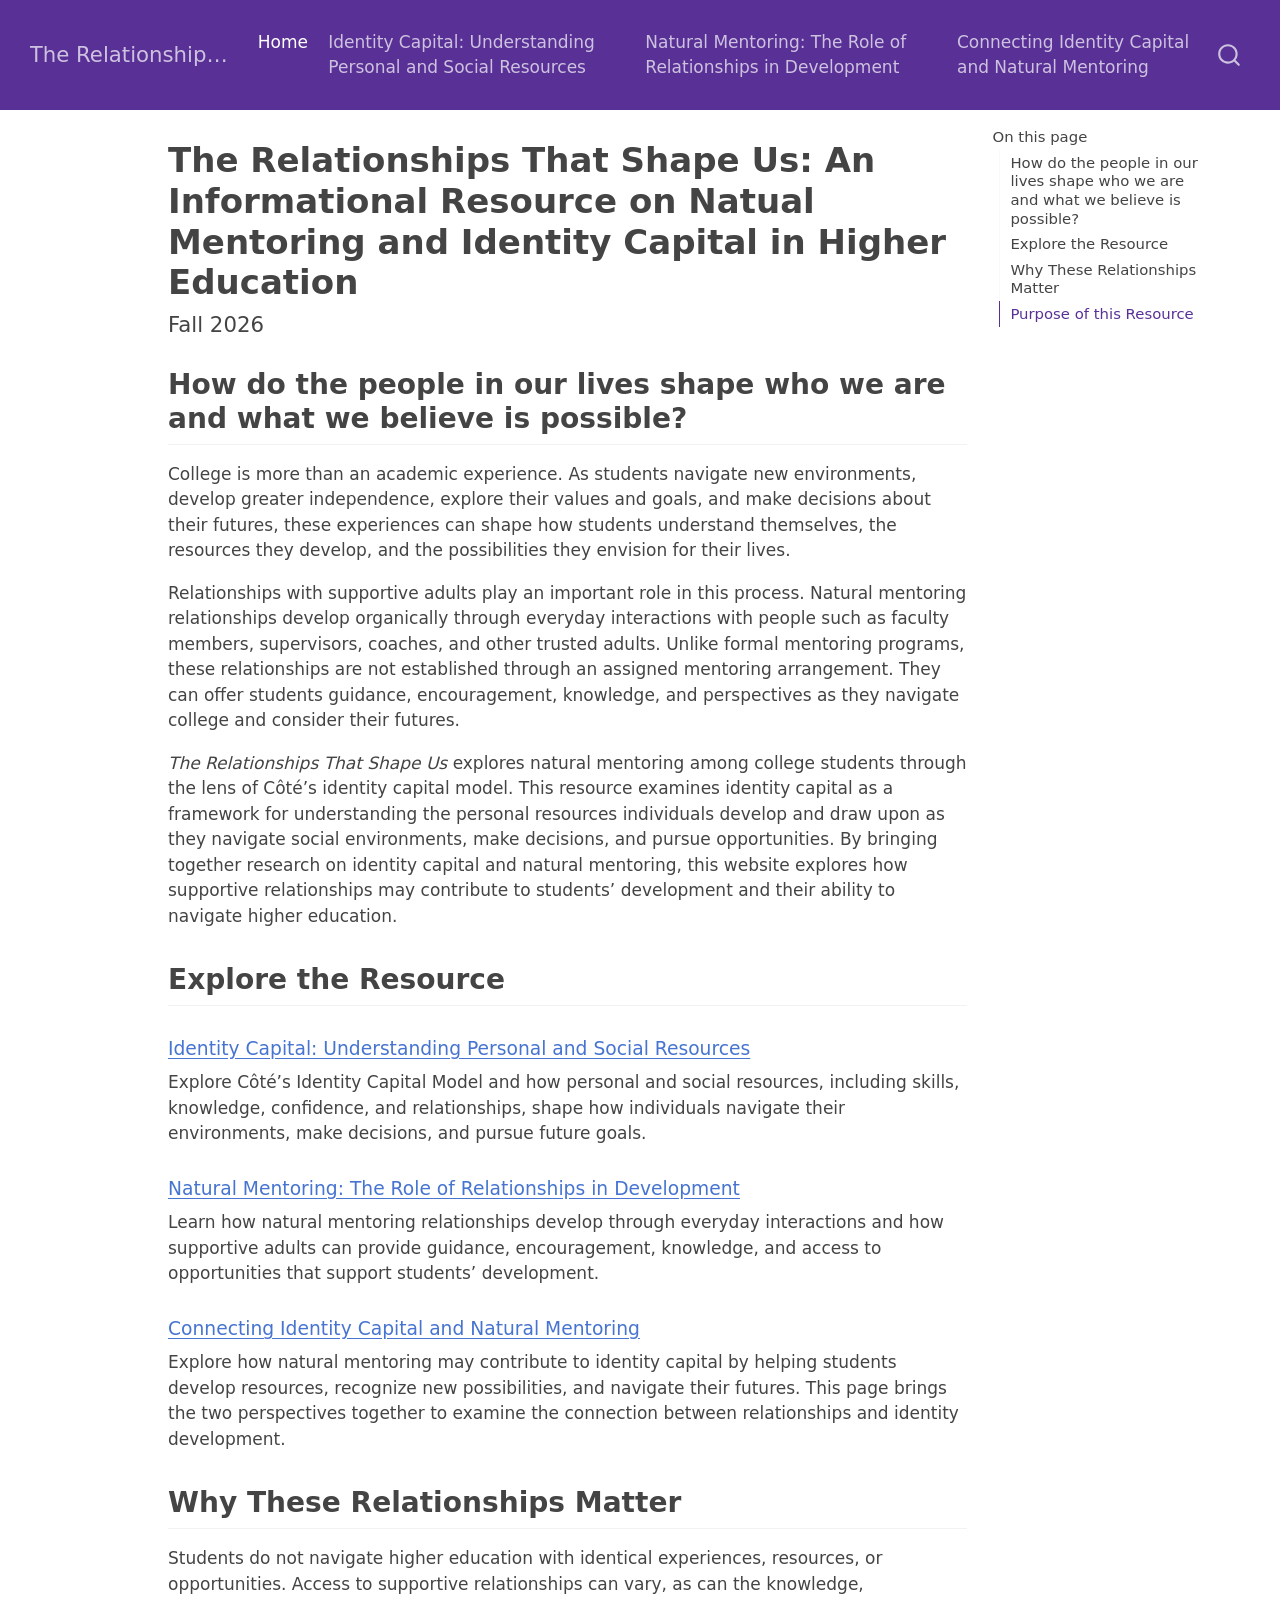
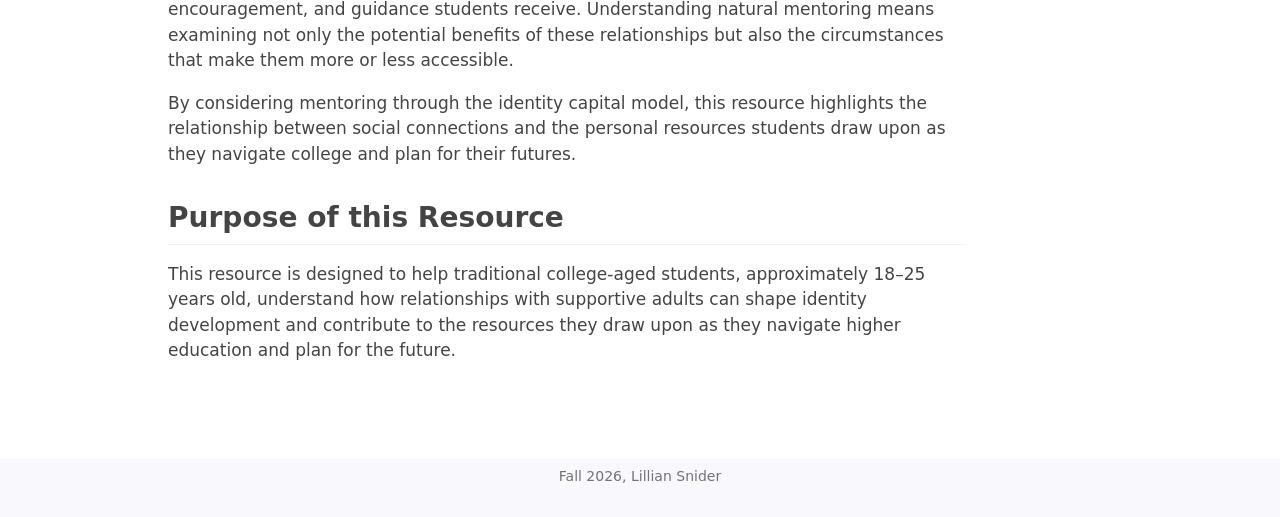
<file: docs/index.html>
<!DOCTYPE html>
<html xmlns="http://www.w3.org/1999/xhtml" lang="en" xml:lang="en"><head>

<meta charset="utf-8">
<meta name="generator" content="quarto-1.10.18">

<meta name="viewport" content="width=device-width, initial-scale=1.0, user-scalable=yes">


<title>The Relationships That Shape Us: An Informational Resource on Natual Mentoring and Identity Capital in Higher Education – The Relationships That Shape Us</title>
<style>
/* Default styles provided by pandoc.
** See https://pandoc.org/MANUAL.html#variables-for-html for config info.
*/
span.smallcaps{font-variant: small-caps;}
div.columns{display: flex; gap: 1.5em;}
div.column{flex: auto;}
@media screen {
div.columns{gap: min(4vw, 1.5em);}
div.column{overflow-x: auto;}
}
div.hanging-indent{margin-left: 1.5em; text-indent: -1.5em;}
ul.task-list{list-style: none;}
ul.task-list li input[type="checkbox"] {
  width: 0.8em;
  margin: 0 0.8em 0.2em -1em; /* quarto-specific, see https://github.com/quarto-dev/quarto-cli/issues/4556 */ 
  vertical-align: middle;
}
</style>


<script src="site_libs/quarto-nav/quarto-nav.js"></script>
<script src="site_libs/quarto-nav/headroom.min.js"></script>
<script src="site_libs/clipboard/clipboard.min.js"></script>
<script src="site_libs/quarto-search/autocomplete.umd.js"></script>
<script src="site_libs/quarto-search/fuse.min.js"></script>
<script src="site_libs/quarto-search/quarto-search.js"></script>
<meta name="quarto:offset" content="./">
<script src="site_libs/quarto-html/quarto.js" type="module"></script>
<script src="site_libs/quarto-html/tabsets/tabsets.js" type="module"></script>
<script src="site_libs/quarto-html/popper.min.js"></script>
<script src="site_libs/quarto-html/tippy.umd.min.js"></script>
<script src="site_libs/quarto-html/anchor.min.js"></script>
<link href="site_libs/quarto-html/tippy.css" rel="stylesheet">
<link href="site_libs/quarto-html/quarto-syntax-highlighting-64a204ab8560d761af7679ceaba22944.css" rel="stylesheet" id="quarto-text-highlighting-styles">
<script src="site_libs/bootstrap/bootstrap.min.js"></script>
<link href="site_libs/bootstrap/bootstrap-icons.css" rel="stylesheet">
<link href="site_libs/bootstrap/bootstrap-54522a8cfa47c5036c0770280312fdc6.min.css" rel="stylesheet" append-hash="true" id="quarto-bootstrap" data-mode="light">
<script id="quarto-search-options" type="application/json">{
  "location": "navbar",
  "copy-button": false,
  "collapse-after": 3,
  "panel-placement": "end",
  "type": "overlay",
  "limit": 50,
  "keyboard-shortcut": [
    "f",
    "/",
    "s"
  ],
  "show-item-context": false,
  "language": {
    "search-no-results-text": "No results",
    "search-matching-documents-text": "matching documents",
    "search-copy-link-title": "Copy link to search",
    "search-hide-matches-text": "Hide additional matches",
    "search-more-match-text": "more match in this document",
    "search-more-matches-text": "more matches in this document",
    "search-clear-button-title": "Clear",
    "search-text-placeholder": "",
    "search-detached-cancel-button-title": "Cancel",
    "search-submit-button-title": "Submit",
    "search-label": "Search"
  }
}</script>


<link rel="stylesheet" href="styles.css">
</head>

<body class="nav-fixed quarto-light">

<div id="quarto-search-results"></div>
  <header id="quarto-header" class="headroom fixed-top">
    <nav class="navbar navbar-expand-lg " data-bs-theme="dark">
      <div class="navbar-container container-fluid">
      <div class="navbar-brand-container mx-auto">
    <a class="navbar-brand" href="./index.html">
    <span class="navbar-title">The Relationships That Shape Us</span>
    </a>
  </div>
            <div id="quarto-search" class="" title="Search"></div>
          <button class="navbar-toggler" type="button" data-bs-toggle="collapse" data-bs-target="#navbarCollapse" aria-controls="navbarCollapse" role="menu" aria-expanded="false" aria-label="Toggle navigation" onclick="if (window.quartoToggleHeadroom) { window.quartoToggleHeadroom(); }">
  <span class="navbar-toggler-icon"></span>
</button>
          <div class="collapse navbar-collapse" id="navbarCollapse">
            <ul class="navbar-nav navbar-nav-scroll me-auto">
  <li class="nav-item">
    <a class="nav-link active" href="./index.html" aria-current="page"> 
<span class="menu-text">Home</span></a>
  </li>  
  <li class="nav-item">
    <a class="nav-link" href="./identitycapital.html"> 
<span class="menu-text">Identity Capital: Understanding Personal and Social Resources</span></a>
  </li>  
  <li class="nav-item">
    <a class="nav-link" href="./naturalmentoring.html"> 
<span class="menu-text">Natural Mentoring: The Role of Relationships in Development</span></a>
  </li>  
  <li class="nav-item">
    <a class="nav-link" href="./connecting.html"> 
<span class="menu-text">Connecting Identity Capital and Natural Mentoring</span></a>
  </li>  
</ul>
          </div> <!-- /navcollapse -->
            <div class="quarto-navbar-tools">
</div>
      </div> <!-- /container-fluid -->
    </nav>
</header>
<!-- content -->
<div id="quarto-content" class="quarto-container page-columns page-rows-contents page-layout-article page-navbar">
<!-- sidebar -->
<!-- margin-sidebar -->
    <div id="quarto-margin-sidebar" class="sidebar margin-sidebar">
        <nav id="TOC" role="doc-toc" class="toc-active">
    <h2 id="toc-title">On this page</h2>
   
  <ul>
  <li><a href="#how-do-the-people-in-our-lives-shape-who-we-are-and-what-we-believe-is-possible" id="toc-how-do-the-people-in-our-lives-shape-who-we-are-and-what-we-believe-is-possible" class="nav-link active" data-scroll-target="#how-do-the-people-in-our-lives-shape-who-we-are-and-what-we-believe-is-possible">How do the people in our lives shape who we are and what we believe is possible?</a></li>
  <li><a href="#explore-the-resource" id="toc-explore-the-resource" class="nav-link" data-scroll-target="#explore-the-resource">Explore the Resource</a>
  <ul class="collapse">
  <li><a href="#identity-capital-understanding-personal-and-social-resources" id="toc-identity-capital-understanding-personal-and-social-resources" class="nav-link" data-scroll-target="#identity-capital-understanding-personal-and-social-resources">Identity Capital: Understanding Personal and Social Resources</a></li>
  <li><a href="#natural-mentoring-the-role-of-relationships-in-development" id="toc-natural-mentoring-the-role-of-relationships-in-development" class="nav-link" data-scroll-target="#natural-mentoring-the-role-of-relationships-in-development">Natural Mentoring: The Role of Relationships in Development</a></li>
  <li><a href="#connecting-identity-capital-and-natural-mentoring" id="toc-connecting-identity-capital-and-natural-mentoring" class="nav-link" data-scroll-target="#connecting-identity-capital-and-natural-mentoring">Connecting Identity Capital and Natural Mentoring</a></li>
  </ul></li>
  <li><a href="#why-these-relationships-matter" id="toc-why-these-relationships-matter" class="nav-link" data-scroll-target="#why-these-relationships-matter">Why These Relationships Matter</a></li>
  <li><a href="#purpose-of-this-resource" id="toc-purpose-of-this-resource" class="nav-link" data-scroll-target="#purpose-of-this-resource">Purpose of this Resource</a></li>
  </ul>
</nav>
    </div>
<!-- main -->
<main class="content" id="quarto-document-content">

<header id="title-block-header" class="quarto-title-block default">
<div class="quarto-title">
<h1 class="title">The Relationships That Shape Us: An Informational Resource on Natual Mentoring and Identity Capital in Higher Education</h1>
<p class="subtitle lead">Fall 2026</p>
</div>



<div class="quarto-title-meta">

    
  
    
  </div>
  


</header>


<section id="how-do-the-people-in-our-lives-shape-who-we-are-and-what-we-believe-is-possible" class="level2">
<h2 class="anchored" data-anchor-id="how-do-the-people-in-our-lives-shape-who-we-are-and-what-we-believe-is-possible">How do the people in our lives shape who we are and what we believe is possible?</h2>
<p>College is more than an academic experience. As students navigate new environments, develop greater independence, explore their values and goals, and make decisions about their futures, these experiences can shape how students understand themselves, the resources they develop, and the possibilities they envision for their lives.</p>
<p>Relationships with supportive adults play an important role in this process. Natural mentoring relationships develop organically through everyday interactions with people such as faculty members, supervisors, coaches, and other trusted adults. Unlike formal mentoring programs, these relationships are not established through an assigned mentoring arrangement. They can offer students guidance, encouragement, knowledge, and perspectives as they navigate college and consider their futures.</p>
<p><em>The Relationships That Shape Us</em> explores natural mentoring among college students through the lens of Côté’s identity capital model. This resource examines identity capital as a framework for understanding the personal resources individuals develop and draw upon as they navigate social environments, make decisions, and pursue opportunities. By bringing together research on identity capital and natural mentoring, this website explores how supportive relationships may contribute to students’ development and their ability to navigate higher education.</p>
</section>
<section id="explore-the-resource" class="level2">
<h2 class="anchored" data-anchor-id="explore-the-resource">Explore the Resource</h2>
<section id="identity-capital-understanding-personal-and-social-resources" class="level3">
<h3 class="anchored" data-anchor-id="identity-capital-understanding-personal-and-social-resources"><a href="./identitycapital.html" class="fs-5">Identity Capital: Understanding Personal and Social Resources</a></h3>
<p>Explore Côté’s Identity Capital Model and how personal and social resources, including skills, knowledge, confidence, and relationships, shape how individuals navigate their environments, make decisions, and pursue future goals.</p>
</section>
<section id="natural-mentoring-the-role-of-relationships-in-development" class="level3">
<h3 class="anchored" data-anchor-id="natural-mentoring-the-role-of-relationships-in-development"><a href="./naturalmentoring.html" class="fs-5">Natural Mentoring: The Role of Relationships in Development</a></h3>
<p>Learn how natural mentoring relationships develop through everyday interactions and how supportive adults can provide guidance, encouragement, knowledge, and access to opportunities that support students’ development.</p>
</section>
<section id="connecting-identity-capital-and-natural-mentoring" class="level3">
<h3 class="anchored" data-anchor-id="connecting-identity-capital-and-natural-mentoring"><a href="./connecting.html" class="fs-5">Connecting Identity Capital and Natural Mentoring</a></h3>
<p>Explore how natural mentoring may contribute to identity capital by helping students develop resources, recognize new possibilities, and navigate their futures. This page brings the two perspectives together to examine the connection between relationships and identity development.</p>
</section>
</section>
<section id="why-these-relationships-matter" class="level2">
<h2 class="anchored" data-anchor-id="why-these-relationships-matter">Why These Relationships Matter</h2>
<p>Students do not navigate higher education with identical experiences, resources, or opportunities. Access to supportive relationships can vary, as can the knowledge, encouragement, and guidance students receive. Understanding natural mentoring means examining not only the potential benefits of these relationships but also the circumstances that make them more or less accessible.</p>
<p>By considering mentoring through the identity capital model, this resource highlights the relationship between social connections and the personal resources students draw upon as they navigate college and plan for their futures.</p>
</section>
<section id="purpose-of-this-resource" class="level2">
<h2 class="anchored" data-anchor-id="purpose-of-this-resource">Purpose of this Resource</h2>
<p>This resource is designed to help traditional college-aged students, approximately 18–25 years old, understand how relationships with supportive adults can shape identity development and contribute to the resources they draw upon as they navigate higher education and plan for the future.</p>


</section>

</main> <!-- /main -->
<script id="quarto-html-after-body" type="application/javascript">
  window.document.addEventListener("DOMContentLoaded", function (event) {
    const icon = "";
    const anchorJS = new window.AnchorJS();
    anchorJS.options = {
      placement: 'right',
      icon: icon
    };
    anchorJS.add('.anchored');
    const isCodeAnnotation = (el) => {
      for (const clz of el.classList) {
        if (clz.startsWith('code-annotation-')) {                     
          return true;
        }
      }
      return false;
    }
    const onCopySuccess = function(e) {
      // button target
      const button = e.trigger;
      // don't keep focus
      button.blur();
      // flash "checked"
      button.classList.add('code-copy-button-checked');
      var currentTitle = button.getAttribute("title");
      button.setAttribute("title", "Copied!");
      let tooltip;
      if (window.bootstrap) {
        button.setAttribute("data-bs-toggle", "tooltip");
        button.setAttribute("data-bs-placement", "left");
        button.setAttribute("data-bs-title", "Copied!");
        tooltip = new bootstrap.Tooltip(button, 
          { trigger: "manual", 
            customClass: "code-copy-button-tooltip",
            offset: [0, -8]});
        tooltip.show();    
      }
      setTimeout(function() {
        if (tooltip) {
          tooltip.hide();
          button.removeAttribute("data-bs-title");
          button.removeAttribute("data-bs-toggle");
          button.removeAttribute("data-bs-placement");
        }
        button.setAttribute("title", currentTitle);
        button.classList.remove('code-copy-button-checked');
      }, 1000);
      // clear code selection
      e.clearSelection();
    }
    const getTextToCopy = function(trigger) {
      const outerScaffold = trigger.parentElement.cloneNode(true);
      const codeEl = outerScaffold.querySelector('code');
      for (const childEl of codeEl.children) {
        if (isCodeAnnotation(childEl)) {
          childEl.remove();
        }
      }
      return codeEl.innerText;
    }
    const clipboard = new window.ClipboardJS('.code-copy-button:not([data-in-quarto-modal])', {
      text: getTextToCopy
    });
    clipboard.on('success', onCopySuccess);
    if (window.document.getElementById('quarto-embedded-source-code-modal')) {
      const clipboardModal = new window.ClipboardJS('.code-copy-button[data-in-quarto-modal]', {
        text: getTextToCopy,
        container: window.document.getElementById('quarto-embedded-source-code-modal')
      });
      clipboardModal.on('success', onCopySuccess);
    }
      var localhostRegex = new RegExp(/^(?:http|https):\/\/localhost\:?[0-9]*\//);
      var mailtoRegex = new RegExp(/^mailto:/);
        var filterRegex = new RegExp('/' + window.location.host + '/');
      var isInternal = (href) => {
          return filterRegex.test(href) || localhostRegex.test(href) || mailtoRegex.test(href);
      }
      // Inspect non-navigation links and adorn them if external
     var links = window.document.querySelectorAll('a[href]:not(.nav-link):not(.navbar-brand):not(.toc-action):not(.sidebar-link):not(.sidebar-item-toggle):not(.pagination-link):not(.no-external):not([aria-hidden]):not(.dropdown-item):not(.quarto-navigation-tool):not(.about-link)');
      for (var i=0; i<links.length; i++) {
        const link = links[i];
        if (!isInternal(link.href)) {
          // undo the damage that might have been done by quarto-nav.js in the case of
          // links that we want to consider external
          if (link.dataset.originalHref !== undefined) {
            link.href = link.dataset.originalHref;
          }
        }
      }
    function tippyHover(el, contentFn, onTriggerFn, onUntriggerFn) {
      const config = {
        allowHTML: true,
        maxWidth: 500,
        delay: 100,
        arrow: false,
        appendTo: function(el) {
            return el.parentElement;
        },
        interactive: true,
        interactiveBorder: 10,
        theme: 'quarto',
        placement: 'bottom-start',
      };
      if (contentFn) {
        config.content = contentFn;
      }
      if (onTriggerFn) {
        config.onTrigger = onTriggerFn;
      }
      if (onUntriggerFn) {
        config.onUntrigger = onUntriggerFn;
      }
      window.tippy(el, config); 
    }
    const noterefs = window.document.querySelectorAll('a[role="doc-noteref"]');
    for (var i=0; i<noterefs.length; i++) {
      const ref = noterefs[i];
      tippyHover(ref, function() {
        // use id or data attribute instead here
        let href = ref.getAttribute('data-footnote-href') || ref.getAttribute('href');
        try { href = new URL(href).hash; } catch {}
        const id = href.replace(/^#\/?/, "");
        const note = window.document.getElementById(id);
        if (note) {
          return note.innerHTML;
        } else {
          return "";
        }
      });
    }
    const xrefs = window.document.querySelectorAll('a.quarto-xref');
    const processXRef = (id, note) => {
      // Strip column container classes
      const stripColumnClz = (el) => {
        el.classList.remove("page-full", "page-columns");
        if (el.children) {
          for (const child of el.children) {
            stripColumnClz(child);
          }
        }
      }
      stripColumnClz(note)
      if (id === null || id.startsWith('sec-')) {
        // Special case sections, only their first couple elements
        const container = document.createElement("div");
        if (note.children && note.children.length > 2) {
          container.appendChild(note.children[0].cloneNode(true));
          for (let i = 1; i < note.children.length; i++) {
            const child = note.children[i];
            if (child.tagName === "P" && child.innerText === "") {
              continue;
            } else {
              container.appendChild(child.cloneNode(true));
              break;
            }
          }
          if (window.Quarto?.typesetMath) {
            window.Quarto.typesetMath(container);
          }
          return container.innerHTML
        } else {
          if (window.Quarto?.typesetMath) {
            window.Quarto.typesetMath(note);
          }
          return note.innerHTML;
        }
      } else {
        // Remove any anchor links if they are present
        const anchorLink = note.querySelector('a.anchorjs-link');
        if (anchorLink) {
          anchorLink.remove();
        }
        if (window.Quarto?.typesetMath) {
          window.Quarto.typesetMath(note);
        }
        if (note.classList.contains("callout")) {
          return note.outerHTML;
        } else {
          return note.innerHTML;
        }
      }
    }
    for (var i=0; i<xrefs.length; i++) {
      const xref = xrefs[i];
      tippyHover(xref, undefined, function(instance) {
        instance.disable();
        let url = xref.getAttribute('href');
        let hash = undefined; 
        if (url.startsWith('#')) {
          hash = url;
        } else {
          try { hash = new URL(url).hash; } catch {}
        }
        if (hash) {
          const id = hash.replace(/^#\/?/, "");
          const note = window.document.getElementById(id);
          if (note !== null) {
            try {
              const html = processXRef(id, note.cloneNode(true));
              instance.setContent(html);
            } finally {
              instance.enable();
              instance.show();
            }
          } else {
            // See if we can fetch this
            fetch(url.split('#')[0])
            .then(res => res.text())
            .then(html => {
              const parser = new DOMParser();
              const htmlDoc = parser.parseFromString(html, "text/html");
              const note = htmlDoc.getElementById(id);
              if (note !== null) {
                const html = processXRef(id, note);
                instance.setContent(html);
              } 
            }).finally(() => {
              instance.enable();
              instance.show();
            });
          }
        } else {
          // See if we can fetch a full url (with no hash to target)
          // This is a special case and we should probably do some content thinning / targeting
          fetch(url)
          .then(res => res.text())
          .then(html => {
            const parser = new DOMParser();
            const htmlDoc = parser.parseFromString(html, "text/html");
            const note = htmlDoc.querySelector('main.content');
            if (note !== null) {
              // This should only happen for chapter cross references
              // (since there is no id in the URL)
              // remove the first header
              if (note.children.length > 0 && note.children[0].tagName === "HEADER") {
                note.children[0].remove();
              }
              const html = processXRef(null, note);
              instance.setContent(html);
            } 
          }).finally(() => {
            instance.enable();
            instance.show();
          });
        }
      }, function(instance) {
      });
    }
        let selectedAnnoteEl;
        const selectorForAnnotation = ( cell, annotation) => {
          let cellAttr = 'data-code-cell="' + cell + '"';
          let lineAttr = 'data-code-annotation="' +  annotation + '"';
          const selector = 'span[' + cellAttr + '][' + lineAttr + ']';
          return selector;
        }
        const selectCodeLines = (annoteEl) => {
          const doc = window.document;
          const targetCell = annoteEl.getAttribute("data-target-cell");
          const targetAnnotation = annoteEl.getAttribute("data-target-annotation");
          const annoteSpan = window.document.querySelector(selectorForAnnotation(targetCell, targetAnnotation));
          const lines = annoteSpan.getAttribute("data-code-lines").split(",");
          const lineIds = lines.map((line) => {
            return targetCell + "-" + line;
          })
          let top = null;
          let height = null;
          let parent = null;
          if (lineIds.length > 0) {
              //compute the position of the single el (top and bottom and make a div)
              const el = window.document.getElementById(lineIds[0]);
              top = el.offsetTop;
              height = el.offsetHeight;
              parent = el.parentElement.parentElement;
            if (lineIds.length > 1) {
              const lastEl = window.document.getElementById(lineIds[lineIds.length - 1]);
              const bottom = lastEl.offsetTop + lastEl.offsetHeight;
              height = bottom - top;
            }
            if (top !== null && height !== null && parent !== null) {
              // cook up a div (if necessary) and position it 
              let div = window.document.getElementById("code-annotation-line-highlight");
              if (div === null) {
                div = window.document.createElement("div");
                div.setAttribute("id", "code-annotation-line-highlight");
                div.style.position = 'absolute';
                parent.appendChild(div);
              }
              div.style.top = top - 2 + "px";
              div.style.height = height + 4 + "px";
              div.style.left = 0;
              let gutterDiv = window.document.getElementById("code-annotation-line-highlight-gutter");
              if (gutterDiv === null) {
                gutterDiv = window.document.createElement("div");
                gutterDiv.setAttribute("id", "code-annotation-line-highlight-gutter");
                gutterDiv.style.position = 'absolute';
                const codeCell = window.document.getElementById(targetCell);
                const gutter = codeCell.querySelector('.code-annotation-gutter');
                gutter.appendChild(gutterDiv);
              }
              gutterDiv.style.top = top - 2 + "px";
              gutterDiv.style.height = height + 4 + "px";
            }
            selectedAnnoteEl = annoteEl;
          }
        };
        const unselectCodeLines = () => {
          const elementsIds = ["code-annotation-line-highlight", "code-annotation-line-highlight-gutter"];
          elementsIds.forEach((elId) => {
            const div = window.document.getElementById(elId);
            if (div) {
              div.remove();
            }
          });
          selectedAnnoteEl = undefined;
        };
          // Handle positioning of the toggle
      window.addEventListener(
        "resize",
        throttle(() => {
          elRect = undefined;
          if (selectedAnnoteEl) {
            selectCodeLines(selectedAnnoteEl);
          }
        }, 10)
      );
      function throttle(fn, ms) {
      let throttle = false;
      let timer;
        return (...args) => {
          if(!throttle) { // first call gets through
              fn.apply(this, args);
              throttle = true;
          } else { // all the others get throttled
              if(timer) clearTimeout(timer); // cancel #2
              timer = setTimeout(() => {
                fn.apply(this, args);
                timer = throttle = false;
              }, ms);
          }
        };
      }
        // Attach click handler to the DT
        const annoteDls = window.document.querySelectorAll('dt[data-target-cell]');
        for (const annoteDlNode of annoteDls) {
          annoteDlNode.addEventListener('click', (event) => {
            const clickedEl = event.target;
            if (clickedEl !== selectedAnnoteEl) {
              unselectCodeLines();
              const activeEl = window.document.querySelector('dt[data-target-cell].code-annotation-active');
              if (activeEl) {
                activeEl.classList.remove('code-annotation-active');
              }
              selectCodeLines(clickedEl);
              clickedEl.classList.add('code-annotation-active');
            } else {
              // Unselect the line
              unselectCodeLines();
              clickedEl.classList.remove('code-annotation-active');
            }
          });
        }
    const findCites = (el) => {
      const parentEl = el.parentElement;
      if (parentEl) {
        const cites = parentEl.dataset.cites;
        if (cites) {
          return {
            el,
            cites: cites.split(' ')
          };
        } else {
          return findCites(el.parentElement)
        }
      } else {
        return undefined;
      }
    };
    var bibliorefs = window.document.querySelectorAll('a[role="doc-biblioref"]');
    for (var i=0; i<bibliorefs.length; i++) {
      const ref = bibliorefs[i];
      const citeInfo = findCites(ref);
      if (citeInfo) {
        tippyHover(citeInfo.el, function() {
          var popup = window.document.createElement('div');
          citeInfo.cites.forEach(function(cite) {
            var citeDiv = window.document.createElement('div');
            citeDiv.classList.add('hanging-indent');
            citeDiv.classList.add('csl-entry');
            var biblioDiv = window.document.getElementById('ref-' + cite);
            if (biblioDiv) {
              citeDiv.innerHTML = biblioDiv.innerHTML;
            }
            popup.appendChild(citeDiv);
          });
          return popup.innerHTML;
        });
      }
    }
  });
  </script>
</div> <!-- /content -->
<footer class="footer">
  <div class="nav-footer">
    <div class="nav-footer-left">
      &nbsp;
    </div>   
    <div class="nav-footer-center">
<p>Fall 2026, Lillian Snider</p>
</div>
    <div class="nav-footer-right">
      &nbsp;
    </div>
  </div>
</footer>




</body></html>
</file>
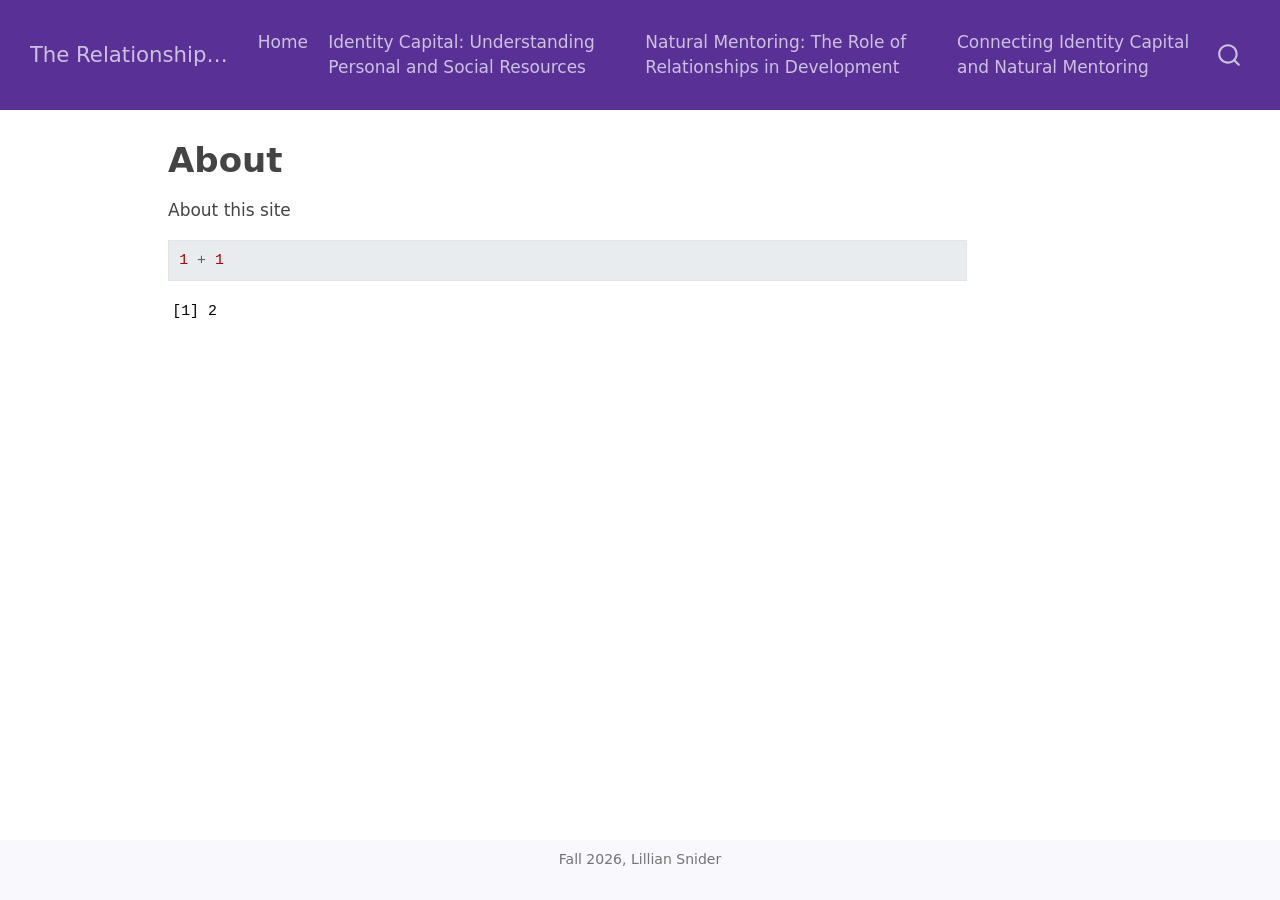
<file: docs/about.html>
<!DOCTYPE html>
<html xmlns="http://www.w3.org/1999/xhtml" lang="en" xml:lang="en"><head>

<meta charset="utf-8">
<meta name="generator" content="quarto-1.10.18">

<meta name="viewport" content="width=device-width, initial-scale=1.0, user-scalable=yes">


<title>About – The Relationships That Shape Us</title>
<style>
/* Default styles provided by pandoc.
** See https://pandoc.org/MANUAL.html#variables-for-html for config info.
*/
span.smallcaps{font-variant: small-caps;}
div.columns{display: flex; gap: 1.5em;}
div.column{flex: auto;}
@media screen {
div.columns{gap: min(4vw, 1.5em);}
div.column{overflow-x: auto;}
}
div.hanging-indent{margin-left: 1.5em; text-indent: -1.5em;}
ul.task-list{list-style: none;}
ul.task-list li input[type="checkbox"] {
  width: 0.8em;
  margin: 0 0.8em 0.2em -1em; /* quarto-specific, see https://github.com/quarto-dev/quarto-cli/issues/4556 */ 
  vertical-align: middle;
}
/* CSS for syntax highlighting */
html { -webkit-text-size-adjust: 100%; }
pre > code.sourceCode { white-space: pre; position: relative; }
pre > code.sourceCode > span { display: inline-block; line-height: 1.25; }
pre > code.sourceCode > span:empty { height: 1.2em; }
.sourceCode { overflow: visible; }
code.sourceCode > span { color: inherit; text-decoration: inherit; }
div.sourceCode { margin: 1em 0; }
pre.sourceCode { margin: 0; }
@media screen {
div.sourceCode { overflow: auto; }
}
@media print {
pre > code.sourceCode { white-space: pre-wrap; }
pre > code.sourceCode > span { text-indent: -5em; padding-left: 5em; }
}
pre.numberSource code
  { counter-reset: source-line 0; }
pre.numberSource code > span
  { position: relative; left: -4em; counter-increment: source-line; }
pre.numberSource code > span > a:first-child::before
  { content: counter(source-line);
    position: relative; left: -1em; text-align: right; vertical-align: baseline;
    border: none; display: inline-block;
    -webkit-touch-callout: none; -webkit-user-select: none;
    -khtml-user-select: none; -moz-user-select: none;
    -ms-user-select: none; user-select: none;
    padding: 0 4px; width: 4em;
  }
pre.numberSource { margin-left: 3em;  padding-left: 4px; }
div.sourceCode
  {   }
@media screen {
pre > code.sourceCode > span > a:first-child::before { text-decoration: underline; }
}
</style>


<script src="site_libs/quarto-nav/quarto-nav.js"></script>
<script src="site_libs/quarto-nav/headroom.min.js"></script>
<script src="site_libs/clipboard/clipboard.min.js"></script>
<script src="site_libs/quarto-search/autocomplete.umd.js"></script>
<script src="site_libs/quarto-search/fuse.min.js"></script>
<script src="site_libs/quarto-search/quarto-search.js"></script>
<meta name="quarto:offset" content="./">
<script src="site_libs/quarto-html/quarto.js" type="module"></script>
<script src="site_libs/quarto-html/tabsets/tabsets.js" type="module"></script>
<script src="site_libs/quarto-html/popper.min.js"></script>
<script src="site_libs/quarto-html/tippy.umd.min.js"></script>
<script src="site_libs/quarto-html/anchor.min.js"></script>
<link href="site_libs/quarto-html/tippy.css" rel="stylesheet">
<link href="site_libs/quarto-html/quarto-syntax-highlighting-64a204ab8560d761af7679ceaba22944.css" rel="stylesheet" id="quarto-text-highlighting-styles">
<script src="site_libs/bootstrap/bootstrap.min.js"></script>
<link href="site_libs/bootstrap/bootstrap-icons.css" rel="stylesheet">
<link href="site_libs/bootstrap/bootstrap-ae062088981a2a9350327f0647a9653b.min.css" rel="stylesheet" append-hash="true" id="quarto-bootstrap" data-mode="light">
<script id="quarto-search-options" type="application/json">{
  "location": "navbar",
  "copy-button": false,
  "collapse-after": 3,
  "panel-placement": "end",
  "type": "overlay",
  "limit": 50,
  "keyboard-shortcut": [
    "f",
    "/",
    "s"
  ],
  "show-item-context": false,
  "language": {
    "search-no-results-text": "No results",
    "search-matching-documents-text": "matching documents",
    "search-copy-link-title": "Copy link to search",
    "search-hide-matches-text": "Hide additional matches",
    "search-more-match-text": "more match in this document",
    "search-more-matches-text": "more matches in this document",
    "search-clear-button-title": "Clear",
    "search-text-placeholder": "",
    "search-detached-cancel-button-title": "Cancel",
    "search-submit-button-title": "Submit",
    "search-label": "Search"
  }
}</script>


<link rel="stylesheet" href="styles.css">
</head>

<body class="nav-fixed quarto-light">

<div id="quarto-search-results"></div>
  <header id="quarto-header" class="headroom fixed-top">
    <nav class="navbar navbar-expand-lg " data-bs-theme="dark">
      <div class="navbar-container container-fluid">
      <div class="navbar-brand-container mx-auto">
    <a class="navbar-brand" href="./index.html">
    <span class="navbar-title">The Relationships That Shape Us</span>
    </a>
  </div>
            <div id="quarto-search" class="" title="Search"></div>
          <button class="navbar-toggler" type="button" data-bs-toggle="collapse" data-bs-target="#navbarCollapse" aria-controls="navbarCollapse" role="menu" aria-expanded="false" aria-label="Toggle navigation" onclick="if (window.quartoToggleHeadroom) { window.quartoToggleHeadroom(); }">
  <span class="navbar-toggler-icon"></span>
</button>
          <div class="collapse navbar-collapse" id="navbarCollapse">
            <ul class="navbar-nav navbar-nav-scroll me-auto">
  <li class="nav-item">
    <a class="nav-link" href="./index.html"> 
<span class="menu-text">Home</span></a>
  </li>  
  <li class="nav-item">
    <a class="nav-link" href="./identitycapital.html"> 
<span class="menu-text">Identity Capital: Understanding Personal and Social Resources</span></a>
  </li>  
  <li class="nav-item">
    <a class="nav-link" href="./naturalmentoring.html"> 
<span class="menu-text">Natural Mentoring: The Role of Relationships in Development</span></a>
  </li>  
  <li class="nav-item">
    <a class="nav-link" href="./connecting.html"> 
<span class="menu-text">Connecting Identity Capital and Natural Mentoring</span></a>
  </li>  
</ul>
          </div> <!-- /navcollapse -->
            <div class="quarto-navbar-tools">
</div>
      </div> <!-- /container-fluid -->
    </nav>
</header>
<!-- content -->
<div id="quarto-content" class="quarto-container page-columns page-rows-contents page-layout-article page-navbar">
<!-- sidebar -->
<!-- margin-sidebar -->
    <div id="quarto-margin-sidebar" class="sidebar margin-sidebar zindex-bottom">
        
    </div>
<!-- main -->
<main class="content" id="quarto-document-content">

<header id="title-block-header" class="quarto-title-block default">
<div class="quarto-title">
<h1 class="title">About</h1>
</div>



<div class="quarto-title-meta">

    
  
    
  </div>
  


</header>


<p>About this site</p>
<div class="cell">
<div class="code-copy-outer-scaffold"><div class="sourceCode cell-code" id="cb1"><pre class="sourceCode r code-with-copy"><code class="sourceCode r"><span id="cb1-1"><a href="#cb1-1" aria-hidden="true" tabindex="-1"></a><span class="dv">1</span> <span class="sc">+</span> <span class="dv">1</span></span></code></pre></div><button title="Copy to Clipboard" class="code-copy-button"><i class="bi"></i></button></div>
<div class="cell-output cell-output-stdout">
<pre><code>[1] 2</code></pre>
</div>
</div>



</main> <!-- /main -->
<script id="quarto-html-after-body" type="application/javascript">
  window.document.addEventListener("DOMContentLoaded", function (event) {
    const icon = "";
    const anchorJS = new window.AnchorJS();
    anchorJS.options = {
      placement: 'right',
      icon: icon
    };
    anchorJS.add('.anchored');
    const isCodeAnnotation = (el) => {
      for (const clz of el.classList) {
        if (clz.startsWith('code-annotation-')) {                     
          return true;
        }
      }
      return false;
    }
    const onCopySuccess = function(e) {
      // button target
      const button = e.trigger;
      // don't keep focus
      button.blur();
      // flash "checked"
      button.classList.add('code-copy-button-checked');
      var currentTitle = button.getAttribute("title");
      button.setAttribute("title", "Copied!");
      let tooltip;
      if (window.bootstrap) {
        button.setAttribute("data-bs-toggle", "tooltip");
        button.setAttribute("data-bs-placement", "left");
        button.setAttribute("data-bs-title", "Copied!");
        tooltip = new bootstrap.Tooltip(button, 
          { trigger: "manual", 
            customClass: "code-copy-button-tooltip",
            offset: [0, -8]});
        tooltip.show();    
      }
      setTimeout(function() {
        if (tooltip) {
          tooltip.hide();
          button.removeAttribute("data-bs-title");
          button.removeAttribute("data-bs-toggle");
          button.removeAttribute("data-bs-placement");
        }
        button.setAttribute("title", currentTitle);
        button.classList.remove('code-copy-button-checked');
      }, 1000);
      // clear code selection
      e.clearSelection();
    }
    const getTextToCopy = function(trigger) {
      const outerScaffold = trigger.parentElement.cloneNode(true);
      const codeEl = outerScaffold.querySelector('code');
      for (const childEl of codeEl.children) {
        if (isCodeAnnotation(childEl)) {
          childEl.remove();
        }
      }
      return codeEl.innerText;
    }
    const clipboard = new window.ClipboardJS('.code-copy-button:not([data-in-quarto-modal])', {
      text: getTextToCopy
    });
    clipboard.on('success', onCopySuccess);
    if (window.document.getElementById('quarto-embedded-source-code-modal')) {
      const clipboardModal = new window.ClipboardJS('.code-copy-button[data-in-quarto-modal]', {
        text: getTextToCopy,
        container: window.document.getElementById('quarto-embedded-source-code-modal')
      });
      clipboardModal.on('success', onCopySuccess);
    }
      var localhostRegex = new RegExp(/^(?:http|https):\/\/localhost\:?[0-9]*\//);
      var mailtoRegex = new RegExp(/^mailto:/);
        var filterRegex = new RegExp('/' + window.location.host + '/');
      var isInternal = (href) => {
          return filterRegex.test(href) || localhostRegex.test(href) || mailtoRegex.test(href);
      }
      // Inspect non-navigation links and adorn them if external
     var links = window.document.querySelectorAll('a[href]:not(.nav-link):not(.navbar-brand):not(.toc-action):not(.sidebar-link):not(.sidebar-item-toggle):not(.pagination-link):not(.no-external):not([aria-hidden]):not(.dropdown-item):not(.quarto-navigation-tool):not(.about-link)');
      for (var i=0; i<links.length; i++) {
        const link = links[i];
        if (!isInternal(link.href)) {
          // undo the damage that might have been done by quarto-nav.js in the case of
          // links that we want to consider external
          if (link.dataset.originalHref !== undefined) {
            link.href = link.dataset.originalHref;
          }
        }
      }
    function tippyHover(el, contentFn, onTriggerFn, onUntriggerFn) {
      const config = {
        allowHTML: true,
        maxWidth: 500,
        delay: 100,
        arrow: false,
        appendTo: function(el) {
            return el.parentElement;
        },
        interactive: true,
        interactiveBorder: 10,
        theme: 'quarto',
        placement: 'bottom-start',
      };
      if (contentFn) {
        config.content = contentFn;
      }
      if (onTriggerFn) {
        config.onTrigger = onTriggerFn;
      }
      if (onUntriggerFn) {
        config.onUntrigger = onUntriggerFn;
      }
      window.tippy(el, config); 
    }
    const noterefs = window.document.querySelectorAll('a[role="doc-noteref"]');
    for (var i=0; i<noterefs.length; i++) {
      const ref = noterefs[i];
      tippyHover(ref, function() {
        // use id or data attribute instead here
        let href = ref.getAttribute('data-footnote-href') || ref.getAttribute('href');
        try { href = new URL(href).hash; } catch {}
        const id = href.replace(/^#\/?/, "");
        const note = window.document.getElementById(id);
        if (note) {
          return note.innerHTML;
        } else {
          return "";
        }
      });
    }
    const xrefs = window.document.querySelectorAll('a.quarto-xref');
    const processXRef = (id, note) => {
      // Strip column container classes
      const stripColumnClz = (el) => {
        el.classList.remove("page-full", "page-columns");
        if (el.children) {
          for (const child of el.children) {
            stripColumnClz(child);
          }
        }
      }
      stripColumnClz(note)
      if (id === null || id.startsWith('sec-')) {
        // Special case sections, only their first couple elements
        const container = document.createElement("div");
        if (note.children && note.children.length > 2) {
          container.appendChild(note.children[0].cloneNode(true));
          for (let i = 1; i < note.children.length; i++) {
            const child = note.children[i];
            if (child.tagName === "P" && child.innerText === "") {
              continue;
            } else {
              container.appendChild(child.cloneNode(true));
              break;
            }
          }
          if (window.Quarto?.typesetMath) {
            window.Quarto.typesetMath(container);
          }
          return container.innerHTML
        } else {
          if (window.Quarto?.typesetMath) {
            window.Quarto.typesetMath(note);
          }
          return note.innerHTML;
        }
      } else {
        // Remove any anchor links if they are present
        const anchorLink = note.querySelector('a.anchorjs-link');
        if (anchorLink) {
          anchorLink.remove();
        }
        if (window.Quarto?.typesetMath) {
          window.Quarto.typesetMath(note);
        }
        if (note.classList.contains("callout")) {
          return note.outerHTML;
        } else {
          return note.innerHTML;
        }
      }
    }
    for (var i=0; i<xrefs.length; i++) {
      const xref = xrefs[i];
      tippyHover(xref, undefined, function(instance) {
        instance.disable();
        let url = xref.getAttribute('href');
        let hash = undefined; 
        if (url.startsWith('#')) {
          hash = url;
        } else {
          try { hash = new URL(url).hash; } catch {}
        }
        if (hash) {
          const id = hash.replace(/^#\/?/, "");
          const note = window.document.getElementById(id);
          if (note !== null) {
            try {
              const html = processXRef(id, note.cloneNode(true));
              instance.setContent(html);
            } finally {
              instance.enable();
              instance.show();
            }
          } else {
            // See if we can fetch this
            fetch(url.split('#')[0])
            .then(res => res.text())
            .then(html => {
              const parser = new DOMParser();
              const htmlDoc = parser.parseFromString(html, "text/html");
              const note = htmlDoc.getElementById(id);
              if (note !== null) {
                const html = processXRef(id, note);
                instance.setContent(html);
              } 
            }).finally(() => {
              instance.enable();
              instance.show();
            });
          }
        } else {
          // See if we can fetch a full url (with no hash to target)
          // This is a special case and we should probably do some content thinning / targeting
          fetch(url)
          .then(res => res.text())
          .then(html => {
            const parser = new DOMParser();
            const htmlDoc = parser.parseFromString(html, "text/html");
            const note = htmlDoc.querySelector('main.content');
            if (note !== null) {
              // This should only happen for chapter cross references
              // (since there is no id in the URL)
              // remove the first header
              if (note.children.length > 0 && note.children[0].tagName === "HEADER") {
                note.children[0].remove();
              }
              const html = processXRef(null, note);
              instance.setContent(html);
            } 
          }).finally(() => {
            instance.enable();
            instance.show();
          });
        }
      }, function(instance) {
      });
    }
        let selectedAnnoteEl;
        const selectorForAnnotation = ( cell, annotation) => {
          let cellAttr = 'data-code-cell="' + cell + '"';
          let lineAttr = 'data-code-annotation="' +  annotation + '"';
          const selector = 'span[' + cellAttr + '][' + lineAttr + ']';
          return selector;
        }
        const selectCodeLines = (annoteEl) => {
          const doc = window.document;
          const targetCell = annoteEl.getAttribute("data-target-cell");
          const targetAnnotation = annoteEl.getAttribute("data-target-annotation");
          const annoteSpan = window.document.querySelector(selectorForAnnotation(targetCell, targetAnnotation));
          const lines = annoteSpan.getAttribute("data-code-lines").split(",");
          const lineIds = lines.map((line) => {
            return targetCell + "-" + line;
          })
          let top = null;
          let height = null;
          let parent = null;
          if (lineIds.length > 0) {
              //compute the position of the single el (top and bottom and make a div)
              const el = window.document.getElementById(lineIds[0]);
              top = el.offsetTop;
              height = el.offsetHeight;
              parent = el.parentElement.parentElement;
            if (lineIds.length > 1) {
              const lastEl = window.document.getElementById(lineIds[lineIds.length - 1]);
              const bottom = lastEl.offsetTop + lastEl.offsetHeight;
              height = bottom - top;
            }
            if (top !== null && height !== null && parent !== null) {
              // cook up a div (if necessary) and position it 
              let div = window.document.getElementById("code-annotation-line-highlight");
              if (div === null) {
                div = window.document.createElement("div");
                div.setAttribute("id", "code-annotation-line-highlight");
                div.style.position = 'absolute';
                parent.appendChild(div);
              }
              div.style.top = top - 2 + "px";
              div.style.height = height + 4 + "px";
              div.style.left = 0;
              let gutterDiv = window.document.getElementById("code-annotation-line-highlight-gutter");
              if (gutterDiv === null) {
                gutterDiv = window.document.createElement("div");
                gutterDiv.setAttribute("id", "code-annotation-line-highlight-gutter");
                gutterDiv.style.position = 'absolute';
                const codeCell = window.document.getElementById(targetCell);
                const gutter = codeCell.querySelector('.code-annotation-gutter');
                gutter.appendChild(gutterDiv);
              }
              gutterDiv.style.top = top - 2 + "px";
              gutterDiv.style.height = height + 4 + "px";
            }
            selectedAnnoteEl = annoteEl;
          }
        };
        const unselectCodeLines = () => {
          const elementsIds = ["code-annotation-line-highlight", "code-annotation-line-highlight-gutter"];
          elementsIds.forEach((elId) => {
            const div = window.document.getElementById(elId);
            if (div) {
              div.remove();
            }
          });
          selectedAnnoteEl = undefined;
        };
          // Handle positioning of the toggle
      window.addEventListener(
        "resize",
        throttle(() => {
          elRect = undefined;
          if (selectedAnnoteEl) {
            selectCodeLines(selectedAnnoteEl);
          }
        }, 10)
      );
      function throttle(fn, ms) {
      let throttle = false;
      let timer;
        return (...args) => {
          if(!throttle) { // first call gets through
              fn.apply(this, args);
              throttle = true;
          } else { // all the others get throttled
              if(timer) clearTimeout(timer); // cancel #2
              timer = setTimeout(() => {
                fn.apply(this, args);
                timer = throttle = false;
              }, ms);
          }
        };
      }
        // Attach click handler to the DT
        const annoteDls = window.document.querySelectorAll('dt[data-target-cell]');
        for (const annoteDlNode of annoteDls) {
          annoteDlNode.addEventListener('click', (event) => {
            const clickedEl = event.target;
            if (clickedEl !== selectedAnnoteEl) {
              unselectCodeLines();
              const activeEl = window.document.querySelector('dt[data-target-cell].code-annotation-active');
              if (activeEl) {
                activeEl.classList.remove('code-annotation-active');
              }
              selectCodeLines(clickedEl);
              clickedEl.classList.add('code-annotation-active');
            } else {
              // Unselect the line
              unselectCodeLines();
              clickedEl.classList.remove('code-annotation-active');
            }
          });
        }
    const findCites = (el) => {
      const parentEl = el.parentElement;
      if (parentEl) {
        const cites = parentEl.dataset.cites;
        if (cites) {
          return {
            el,
            cites: cites.split(' ')
          };
        } else {
          return findCites(el.parentElement)
        }
      } else {
        return undefined;
      }
    };
    var bibliorefs = window.document.querySelectorAll('a[role="doc-biblioref"]');
    for (var i=0; i<bibliorefs.length; i++) {
      const ref = bibliorefs[i];
      const citeInfo = findCites(ref);
      if (citeInfo) {
        tippyHover(citeInfo.el, function() {
          var popup = window.document.createElement('div');
          citeInfo.cites.forEach(function(cite) {
            var citeDiv = window.document.createElement('div');
            citeDiv.classList.add('hanging-indent');
            citeDiv.classList.add('csl-entry');
            var biblioDiv = window.document.getElementById('ref-' + cite);
            if (biblioDiv) {
              citeDiv.innerHTML = biblioDiv.innerHTML;
            }
            popup.appendChild(citeDiv);
          });
          return popup.innerHTML;
        });
      }
    }
  });
  </script>
</div> <!-- /content -->
<footer class="footer">
  <div class="nav-footer">
    <div class="nav-footer-left">
      &nbsp;
    </div>   
    <div class="nav-footer-center">
<p>Fall 2026, Lillian Snider</p>
</div>
    <div class="nav-footer-right">
      &nbsp;
    </div>
  </div>
</footer>




</body></html>
</file>
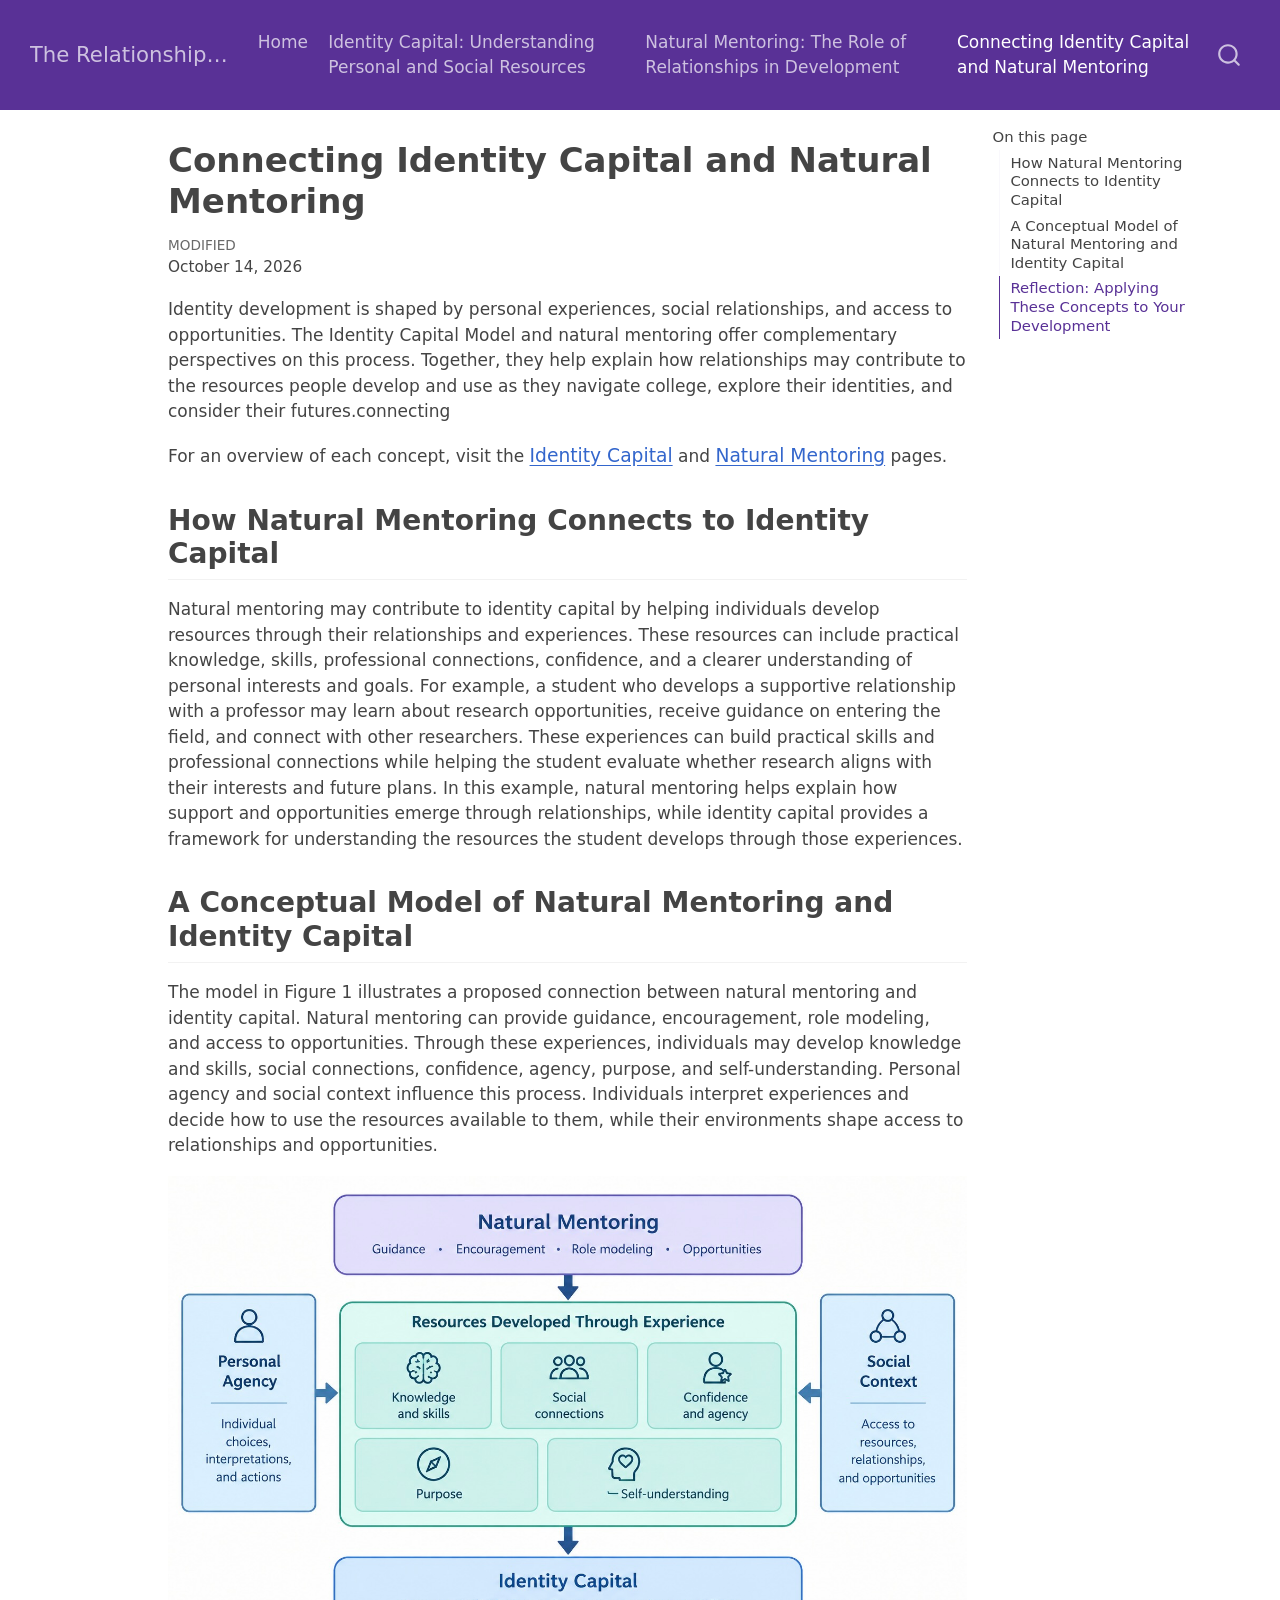
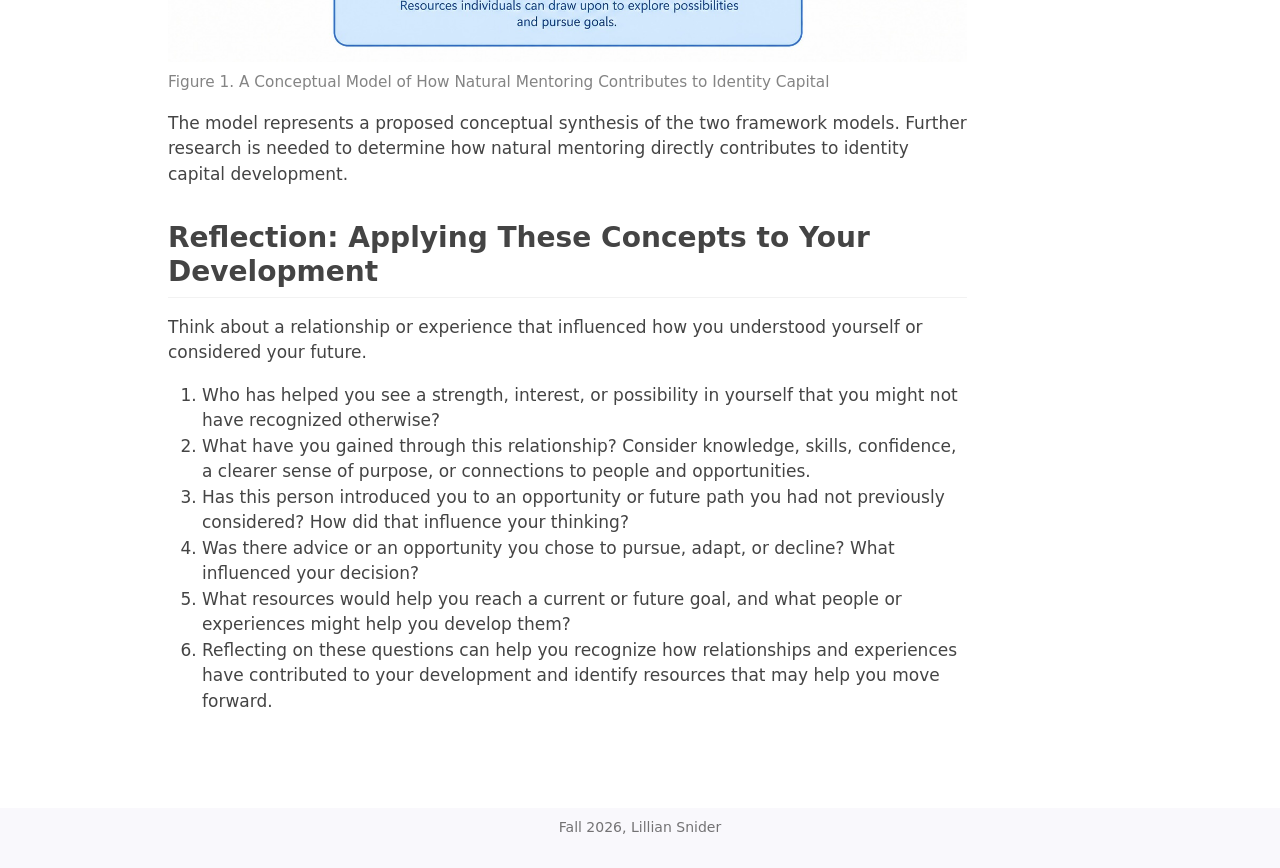
<file: docs/connecting.html>
<!DOCTYPE html>
<html xmlns="http://www.w3.org/1999/xhtml" lang="en" xml:lang="en"><head>

<meta charset="utf-8">
<meta name="generator" content="quarto-1.10.18">

<meta name="viewport" content="width=device-width, initial-scale=1.0, user-scalable=yes">


<title>Connecting Identity Capital and Natural Mentoring – The Relationships That Shape Us</title>
<style>
/* Default styles provided by pandoc.
** See https://pandoc.org/MANUAL.html#variables-for-html for config info.
*/
span.smallcaps{font-variant: small-caps;}
div.columns{display: flex; gap: 1.5em;}
div.column{flex: auto;}
@media screen {
div.columns{gap: min(4vw, 1.5em);}
div.column{overflow-x: auto;}
}
div.hanging-indent{margin-left: 1.5em; text-indent: -1.5em;}
ul.task-list{list-style: none;}
ul.task-list li input[type="checkbox"] {
  width: 0.8em;
  margin: 0 0.8em 0.2em -1em; /* quarto-specific, see https://github.com/quarto-dev/quarto-cli/issues/4556 */ 
  vertical-align: middle;
}
</style>


<script src="site_libs/quarto-nav/quarto-nav.js"></script>
<script src="site_libs/quarto-nav/headroom.min.js"></script>
<script src="site_libs/clipboard/clipboard.min.js"></script>
<script src="site_libs/quarto-search/autocomplete.umd.js"></script>
<script src="site_libs/quarto-search/fuse.min.js"></script>
<script src="site_libs/quarto-search/quarto-search.js"></script>
<meta name="quarto:offset" content="./">
<script src="site_libs/quarto-html/quarto.js" type="module"></script>
<script src="site_libs/quarto-html/tabsets/tabsets.js" type="module"></script>
<script src="site_libs/quarto-html/popper.min.js"></script>
<script src="site_libs/quarto-html/tippy.umd.min.js"></script>
<script src="site_libs/quarto-html/anchor.min.js"></script>
<link href="site_libs/quarto-html/tippy.css" rel="stylesheet">
<link href="site_libs/quarto-html/quarto-syntax-highlighting-64a204ab8560d761af7679ceaba22944.css" rel="stylesheet" id="quarto-text-highlighting-styles">
<script src="site_libs/bootstrap/bootstrap.min.js"></script>
<link href="site_libs/bootstrap/bootstrap-icons.css" rel="stylesheet">
<link href="site_libs/bootstrap/bootstrap-54522a8cfa47c5036c0770280312fdc6.min.css" rel="stylesheet" append-hash="true" id="quarto-bootstrap" data-mode="light">
<script id="quarto-search-options" type="application/json">{
  "location": "navbar",
  "copy-button": false,
  "collapse-after": 3,
  "panel-placement": "end",
  "type": "overlay",
  "limit": 50,
  "keyboard-shortcut": [
    "f",
    "/",
    "s"
  ],
  "show-item-context": false,
  "language": {
    "search-no-results-text": "No results",
    "search-matching-documents-text": "matching documents",
    "search-copy-link-title": "Copy link to search",
    "search-hide-matches-text": "Hide additional matches",
    "search-more-match-text": "more match in this document",
    "search-more-matches-text": "more matches in this document",
    "search-clear-button-title": "Clear",
    "search-text-placeholder": "",
    "search-detached-cancel-button-title": "Cancel",
    "search-submit-button-title": "Submit",
    "search-label": "Search"
  }
}</script>


<link rel="stylesheet" href="styles.css">
</head>

<body class="nav-fixed quarto-light">

<div id="quarto-search-results"></div>
  <header id="quarto-header" class="headroom fixed-top">
    <nav class="navbar navbar-expand-lg " data-bs-theme="dark">
      <div class="navbar-container container-fluid">
      <div class="navbar-brand-container mx-auto">
    <a class="navbar-brand" href="./index.html">
    <span class="navbar-title">The Relationships That Shape Us</span>
    </a>
  </div>
            <div id="quarto-search" class="" title="Search"></div>
          <button class="navbar-toggler" type="button" data-bs-toggle="collapse" data-bs-target="#navbarCollapse" aria-controls="navbarCollapse" role="menu" aria-expanded="false" aria-label="Toggle navigation" onclick="if (window.quartoToggleHeadroom) { window.quartoToggleHeadroom(); }">
  <span class="navbar-toggler-icon"></span>
</button>
          <div class="collapse navbar-collapse" id="navbarCollapse">
            <ul class="navbar-nav navbar-nav-scroll me-auto">
  <li class="nav-item">
    <a class="nav-link" href="./index.html"> 
<span class="menu-text">Home</span></a>
  </li>  
  <li class="nav-item">
    <a class="nav-link" href="./identitycapital.html"> 
<span class="menu-text">Identity Capital: Understanding Personal and Social Resources</span></a>
  </li>  
  <li class="nav-item">
    <a class="nav-link" href="./naturalmentoring.html"> 
<span class="menu-text">Natural Mentoring: The Role of Relationships in Development</span></a>
  </li>  
  <li class="nav-item">
    <a class="nav-link active" href="./connecting.html" aria-current="page"> 
<span class="menu-text">Connecting Identity Capital and Natural Mentoring</span></a>
  </li>  
</ul>
          </div> <!-- /navcollapse -->
            <div class="quarto-navbar-tools">
</div>
      </div> <!-- /container-fluid -->
    </nav>
</header>
<!-- content -->
<div id="quarto-content" class="quarto-container page-columns page-rows-contents page-layout-article page-navbar">
<!-- sidebar -->
<!-- margin-sidebar -->
    <div id="quarto-margin-sidebar" class="sidebar margin-sidebar">
        <nav id="TOC" role="doc-toc" class="toc-active">
    <h2 id="toc-title">On this page</h2>
   
  <ul>
  <li><a href="#how-natural-mentoring-connects-to-identity-capital" id="toc-how-natural-mentoring-connects-to-identity-capital" class="nav-link active" data-scroll-target="#how-natural-mentoring-connects-to-identity-capital">How Natural Mentoring Connects to Identity Capital</a></li>
  <li><a href="#a-conceptual-model-of-natural-mentoring-and-identity-capital" id="toc-a-conceptual-model-of-natural-mentoring-and-identity-capital" class="nav-link" data-scroll-target="#a-conceptual-model-of-natural-mentoring-and-identity-capital">A Conceptual Model of Natural Mentoring and Identity Capital</a></li>
  <li><a href="#reflection-applying-these-concepts-to-your-development" id="toc-reflection-applying-these-concepts-to-your-development" class="nav-link" data-scroll-target="#reflection-applying-these-concepts-to-your-development">Reflection: Applying These Concepts to Your Development</a></li>
  </ul>
</nav>
    </div>
<!-- main -->
<main class="content" id="quarto-document-content">

<header id="title-block-header" class="quarto-title-block default">
<div class="quarto-title">
<h1 class="title">Connecting Identity Capital and Natural Mentoring</h1>
</div>



<div class="quarto-title-meta">

    
  
    <div>
    <div class="quarto-title-meta-heading">Modified</div>
    <div class="quarto-title-meta-contents">
      <p class="date-modified">October 14, 2026</p>
    </div>
  </div>
    
  </div>
  


</header>


<p>Identity development is shaped by personal experiences, social relationships, and access to opportunities. The Identity Capital Model and natural mentoring offer complementary perspectives on this process. Together, they help explain how relationships may contribute to the resources people develop and use as they navigate college, explore their identities, and consider their futures.connecting</p>
<p>For an overview of each concept, visit the <a href="./identitycapital.html" class="fs-5">Identity Capital</a> and <a href="./naturalmentoring.html" class="fs-5">Natural Mentoring</a> pages.</p>
<section id="how-natural-mentoring-connects-to-identity-capital" class="level2">
<h2 class="anchored" data-anchor-id="how-natural-mentoring-connects-to-identity-capital">How Natural Mentoring Connects to Identity Capital</h2>
<p>Natural mentoring may contribute to identity capital by helping individuals develop resources through their relationships and experiences. These resources can include practical knowledge, skills, professional connections, confidence, and a clearer understanding of personal interests and goals. For example, a student who develops a supportive relationship with a professor may learn about research opportunities, receive guidance on entering the field, and connect with other researchers. These experiences can build practical skills and professional connections while helping the student evaluate whether research aligns with their interests and future plans. In this example, natural mentoring helps explain how support and opportunities emerge through relationships, while identity capital provides a framework for understanding the resources the student develops through those experiences.</p>
</section>
<section id="a-conceptual-model-of-natural-mentoring-and-identity-capital" class="level2">
<h2 class="anchored" data-anchor-id="a-conceptual-model-of-natural-mentoring-and-identity-capital">A Conceptual Model of Natural Mentoring and Identity Capital</h2>
<p>The model in Figure 1 illustrates a proposed connection between natural mentoring and identity capital. Natural mentoring can provide guidance, encouragement, role modeling, and access to opportunities. Through these experiences, individuals may develop knowledge and skills, social connections, confidence, agency, purpose, and self-understanding. Personal agency and social context influence this process. Individuals interpret experiences and decide how to use the resources available to them, while their environments shape access to relationships and opportunities.</p>
<div class="quarto-figure quarto-figure-center">
<figure class="figure">
<p><img src="model.jpeg" class="img-fluid figure-img"></p>
<figcaption>Figure 1. A Conceptual Model of How Natural Mentoring Contributes to Identity Capital</figcaption>
</figure>
</div>
<p>The model represents a proposed conceptual synthesis of the two framework models. Further research is needed to determine how natural mentoring directly contributes to identity capital development.</p>
</section>
<section id="reflection-applying-these-concepts-to-your-development" class="level2">
<h2 class="anchored" data-anchor-id="reflection-applying-these-concepts-to-your-development">Reflection: Applying These Concepts to Your Development</h2>
<p>Think about a relationship or experience that influenced how you understood yourself or considered your future.</p>
<ol type="1">
<li>Who has helped you see a strength, interest, or possibility in yourself that you might not have recognized otherwise?</li>
<li>What have you gained through this relationship? Consider knowledge, skills, confidence, a clearer sense of purpose, or connections to people and opportunities.</li>
<li>Has this person introduced you to an opportunity or future path you had not previously considered? How did that influence your thinking?</li>
<li>Was there advice or an opportunity you chose to pursue, adapt, or decline? What influenced your decision?</li>
<li>What resources would help you reach a current or future goal, and what people or experiences might help you develop them?</li>
<li>Reflecting on these questions can help you recognize how relationships and experiences have contributed to your development and identify resources that may help you move forward.</li>
</ol>


</section>

</main> <!-- /main -->
<script id="quarto-html-after-body" type="application/javascript">
  window.document.addEventListener("DOMContentLoaded", function (event) {
    const icon = "";
    const anchorJS = new window.AnchorJS();
    anchorJS.options = {
      placement: 'right',
      icon: icon
    };
    anchorJS.add('.anchored');
    const isCodeAnnotation = (el) => {
      for (const clz of el.classList) {
        if (clz.startsWith('code-annotation-')) {                     
          return true;
        }
      }
      return false;
    }
    const onCopySuccess = function(e) {
      // button target
      const button = e.trigger;
      // don't keep focus
      button.blur();
      // flash "checked"
      button.classList.add('code-copy-button-checked');
      var currentTitle = button.getAttribute("title");
      button.setAttribute("title", "Copied!");
      let tooltip;
      if (window.bootstrap) {
        button.setAttribute("data-bs-toggle", "tooltip");
        button.setAttribute("data-bs-placement", "left");
        button.setAttribute("data-bs-title", "Copied!");
        tooltip = new bootstrap.Tooltip(button, 
          { trigger: "manual", 
            customClass: "code-copy-button-tooltip",
            offset: [0, -8]});
        tooltip.show();    
      }
      setTimeout(function() {
        if (tooltip) {
          tooltip.hide();
          button.removeAttribute("data-bs-title");
          button.removeAttribute("data-bs-toggle");
          button.removeAttribute("data-bs-placement");
        }
        button.setAttribute("title", currentTitle);
        button.classList.remove('code-copy-button-checked');
      }, 1000);
      // clear code selection
      e.clearSelection();
    }
    const getTextToCopy = function(trigger) {
      const outerScaffold = trigger.parentElement.cloneNode(true);
      const codeEl = outerScaffold.querySelector('code');
      for (const childEl of codeEl.children) {
        if (isCodeAnnotation(childEl)) {
          childEl.remove();
        }
      }
      return codeEl.innerText;
    }
    const clipboard = new window.ClipboardJS('.code-copy-button:not([data-in-quarto-modal])', {
      text: getTextToCopy
    });
    clipboard.on('success', onCopySuccess);
    if (window.document.getElementById('quarto-embedded-source-code-modal')) {
      const clipboardModal = new window.ClipboardJS('.code-copy-button[data-in-quarto-modal]', {
        text: getTextToCopy,
        container: window.document.getElementById('quarto-embedded-source-code-modal')
      });
      clipboardModal.on('success', onCopySuccess);
    }
      var localhostRegex = new RegExp(/^(?:http|https):\/\/localhost\:?[0-9]*\//);
      var mailtoRegex = new RegExp(/^mailto:/);
        var filterRegex = new RegExp('/' + window.location.host + '/');
      var isInternal = (href) => {
          return filterRegex.test(href) || localhostRegex.test(href) || mailtoRegex.test(href);
      }
      // Inspect non-navigation links and adorn them if external
     var links = window.document.querySelectorAll('a[href]:not(.nav-link):not(.navbar-brand):not(.toc-action):not(.sidebar-link):not(.sidebar-item-toggle):not(.pagination-link):not(.no-external):not([aria-hidden]):not(.dropdown-item):not(.quarto-navigation-tool):not(.about-link)');
      for (var i=0; i<links.length; i++) {
        const link = links[i];
        if (!isInternal(link.href)) {
          // undo the damage that might have been done by quarto-nav.js in the case of
          // links that we want to consider external
          if (link.dataset.originalHref !== undefined) {
            link.href = link.dataset.originalHref;
          }
        }
      }
    function tippyHover(el, contentFn, onTriggerFn, onUntriggerFn) {
      const config = {
        allowHTML: true,
        maxWidth: 500,
        delay: 100,
        arrow: false,
        appendTo: function(el) {
            return el.parentElement;
        },
        interactive: true,
        interactiveBorder: 10,
        theme: 'quarto',
        placement: 'bottom-start',
      };
      if (contentFn) {
        config.content = contentFn;
      }
      if (onTriggerFn) {
        config.onTrigger = onTriggerFn;
      }
      if (onUntriggerFn) {
        config.onUntrigger = onUntriggerFn;
      }
      window.tippy(el, config); 
    }
    const noterefs = window.document.querySelectorAll('a[role="doc-noteref"]');
    for (var i=0; i<noterefs.length; i++) {
      const ref = noterefs[i];
      tippyHover(ref, function() {
        // use id or data attribute instead here
        let href = ref.getAttribute('data-footnote-href') || ref.getAttribute('href');
        try { href = new URL(href).hash; } catch {}
        const id = href.replace(/^#\/?/, "");
        const note = window.document.getElementById(id);
        if (note) {
          return note.innerHTML;
        } else {
          return "";
        }
      });
    }
    const xrefs = window.document.querySelectorAll('a.quarto-xref');
    const processXRef = (id, note) => {
      // Strip column container classes
      const stripColumnClz = (el) => {
        el.classList.remove("page-full", "page-columns");
        if (el.children) {
          for (const child of el.children) {
            stripColumnClz(child);
          }
        }
      }
      stripColumnClz(note)
      if (id === null || id.startsWith('sec-')) {
        // Special case sections, only their first couple elements
        const container = document.createElement("div");
        if (note.children && note.children.length > 2) {
          container.appendChild(note.children[0].cloneNode(true));
          for (let i = 1; i < note.children.length; i++) {
            const child = note.children[i];
            if (child.tagName === "P" && child.innerText === "") {
              continue;
            } else {
              container.appendChild(child.cloneNode(true));
              break;
            }
          }
          if (window.Quarto?.typesetMath) {
            window.Quarto.typesetMath(container);
          }
          return container.innerHTML
        } else {
          if (window.Quarto?.typesetMath) {
            window.Quarto.typesetMath(note);
          }
          return note.innerHTML;
        }
      } else {
        // Remove any anchor links if they are present
        const anchorLink = note.querySelector('a.anchorjs-link');
        if (anchorLink) {
          anchorLink.remove();
        }
        if (window.Quarto?.typesetMath) {
          window.Quarto.typesetMath(note);
        }
        if (note.classList.contains("callout")) {
          return note.outerHTML;
        } else {
          return note.innerHTML;
        }
      }
    }
    for (var i=0; i<xrefs.length; i++) {
      const xref = xrefs[i];
      tippyHover(xref, undefined, function(instance) {
        instance.disable();
        let url = xref.getAttribute('href');
        let hash = undefined; 
        if (url.startsWith('#')) {
          hash = url;
        } else {
          try { hash = new URL(url).hash; } catch {}
        }
        if (hash) {
          const id = hash.replace(/^#\/?/, "");
          const note = window.document.getElementById(id);
          if (note !== null) {
            try {
              const html = processXRef(id, note.cloneNode(true));
              instance.setContent(html);
            } finally {
              instance.enable();
              instance.show();
            }
          } else {
            // See if we can fetch this
            fetch(url.split('#')[0])
            .then(res => res.text())
            .then(html => {
              const parser = new DOMParser();
              const htmlDoc = parser.parseFromString(html, "text/html");
              const note = htmlDoc.getElementById(id);
              if (note !== null) {
                const html = processXRef(id, note);
                instance.setContent(html);
              } 
            }).finally(() => {
              instance.enable();
              instance.show();
            });
          }
        } else {
          // See if we can fetch a full url (with no hash to target)
          // This is a special case and we should probably do some content thinning / targeting
          fetch(url)
          .then(res => res.text())
          .then(html => {
            const parser = new DOMParser();
            const htmlDoc = parser.parseFromString(html, "text/html");
            const note = htmlDoc.querySelector('main.content');
            if (note !== null) {
              // This should only happen for chapter cross references
              // (since there is no id in the URL)
              // remove the first header
              if (note.children.length > 0 && note.children[0].tagName === "HEADER") {
                note.children[0].remove();
              }
              const html = processXRef(null, note);
              instance.setContent(html);
            } 
          }).finally(() => {
            instance.enable();
            instance.show();
          });
        }
      }, function(instance) {
      });
    }
        let selectedAnnoteEl;
        const selectorForAnnotation = ( cell, annotation) => {
          let cellAttr = 'data-code-cell="' + cell + '"';
          let lineAttr = 'data-code-annotation="' +  annotation + '"';
          const selector = 'span[' + cellAttr + '][' + lineAttr + ']';
          return selector;
        }
        const selectCodeLines = (annoteEl) => {
          const doc = window.document;
          const targetCell = annoteEl.getAttribute("data-target-cell");
          const targetAnnotation = annoteEl.getAttribute("data-target-annotation");
          const annoteSpan = window.document.querySelector(selectorForAnnotation(targetCell, targetAnnotation));
          const lines = annoteSpan.getAttribute("data-code-lines").split(",");
          const lineIds = lines.map((line) => {
            return targetCell + "-" + line;
          })
          let top = null;
          let height = null;
          let parent = null;
          if (lineIds.length > 0) {
              //compute the position of the single el (top and bottom and make a div)
              const el = window.document.getElementById(lineIds[0]);
              top = el.offsetTop;
              height = el.offsetHeight;
              parent = el.parentElement.parentElement;
            if (lineIds.length > 1) {
              const lastEl = window.document.getElementById(lineIds[lineIds.length - 1]);
              const bottom = lastEl.offsetTop + lastEl.offsetHeight;
              height = bottom - top;
            }
            if (top !== null && height !== null && parent !== null) {
              // cook up a div (if necessary) and position it 
              let div = window.document.getElementById("code-annotation-line-highlight");
              if (div === null) {
                div = window.document.createElement("div");
                div.setAttribute("id", "code-annotation-line-highlight");
                div.style.position = 'absolute';
                parent.appendChild(div);
              }
              div.style.top = top - 2 + "px";
              div.style.height = height + 4 + "px";
              div.style.left = 0;
              let gutterDiv = window.document.getElementById("code-annotation-line-highlight-gutter");
              if (gutterDiv === null) {
                gutterDiv = window.document.createElement("div");
                gutterDiv.setAttribute("id", "code-annotation-line-highlight-gutter");
                gutterDiv.style.position = 'absolute';
                const codeCell = window.document.getElementById(targetCell);
                const gutter = codeCell.querySelector('.code-annotation-gutter');
                gutter.appendChild(gutterDiv);
              }
              gutterDiv.style.top = top - 2 + "px";
              gutterDiv.style.height = height + 4 + "px";
            }
            selectedAnnoteEl = annoteEl;
          }
        };
        const unselectCodeLines = () => {
          const elementsIds = ["code-annotation-line-highlight", "code-annotation-line-highlight-gutter"];
          elementsIds.forEach((elId) => {
            const div = window.document.getElementById(elId);
            if (div) {
              div.remove();
            }
          });
          selectedAnnoteEl = undefined;
        };
          // Handle positioning of the toggle
      window.addEventListener(
        "resize",
        throttle(() => {
          elRect = undefined;
          if (selectedAnnoteEl) {
            selectCodeLines(selectedAnnoteEl);
          }
        }, 10)
      );
      function throttle(fn, ms) {
      let throttle = false;
      let timer;
        return (...args) => {
          if(!throttle) { // first call gets through
              fn.apply(this, args);
              throttle = true;
          } else { // all the others get throttled
              if(timer) clearTimeout(timer); // cancel #2
              timer = setTimeout(() => {
                fn.apply(this, args);
                timer = throttle = false;
              }, ms);
          }
        };
      }
        // Attach click handler to the DT
        const annoteDls = window.document.querySelectorAll('dt[data-target-cell]');
        for (const annoteDlNode of annoteDls) {
          annoteDlNode.addEventListener('click', (event) => {
            const clickedEl = event.target;
            if (clickedEl !== selectedAnnoteEl) {
              unselectCodeLines();
              const activeEl = window.document.querySelector('dt[data-target-cell].code-annotation-active');
              if (activeEl) {
                activeEl.classList.remove('code-annotation-active');
              }
              selectCodeLines(clickedEl);
              clickedEl.classList.add('code-annotation-active');
            } else {
              // Unselect the line
              unselectCodeLines();
              clickedEl.classList.remove('code-annotation-active');
            }
          });
        }
    const findCites = (el) => {
      const parentEl = el.parentElement;
      if (parentEl) {
        const cites = parentEl.dataset.cites;
        if (cites) {
          return {
            el,
            cites: cites.split(' ')
          };
        } else {
          return findCites(el.parentElement)
        }
      } else {
        return undefined;
      }
    };
    var bibliorefs = window.document.querySelectorAll('a[role="doc-biblioref"]');
    for (var i=0; i<bibliorefs.length; i++) {
      const ref = bibliorefs[i];
      const citeInfo = findCites(ref);
      if (citeInfo) {
        tippyHover(citeInfo.el, function() {
          var popup = window.document.createElement('div');
          citeInfo.cites.forEach(function(cite) {
            var citeDiv = window.document.createElement('div');
            citeDiv.classList.add('hanging-indent');
            citeDiv.classList.add('csl-entry');
            var biblioDiv = window.document.getElementById('ref-' + cite);
            if (biblioDiv) {
              citeDiv.innerHTML = biblioDiv.innerHTML;
            }
            popup.appendChild(citeDiv);
          });
          return popup.innerHTML;
        });
      }
    }
  });
  </script>
</div> <!-- /content -->
<footer class="footer">
  <div class="nav-footer">
    <div class="nav-footer-left">
      &nbsp;
    </div>   
    <div class="nav-footer-center">
<p>Fall 2026, Lillian Snider</p>
</div>
    <div class="nav-footer-right">
      &nbsp;
    </div>
  </div>
</footer>




</body></html>
</file>
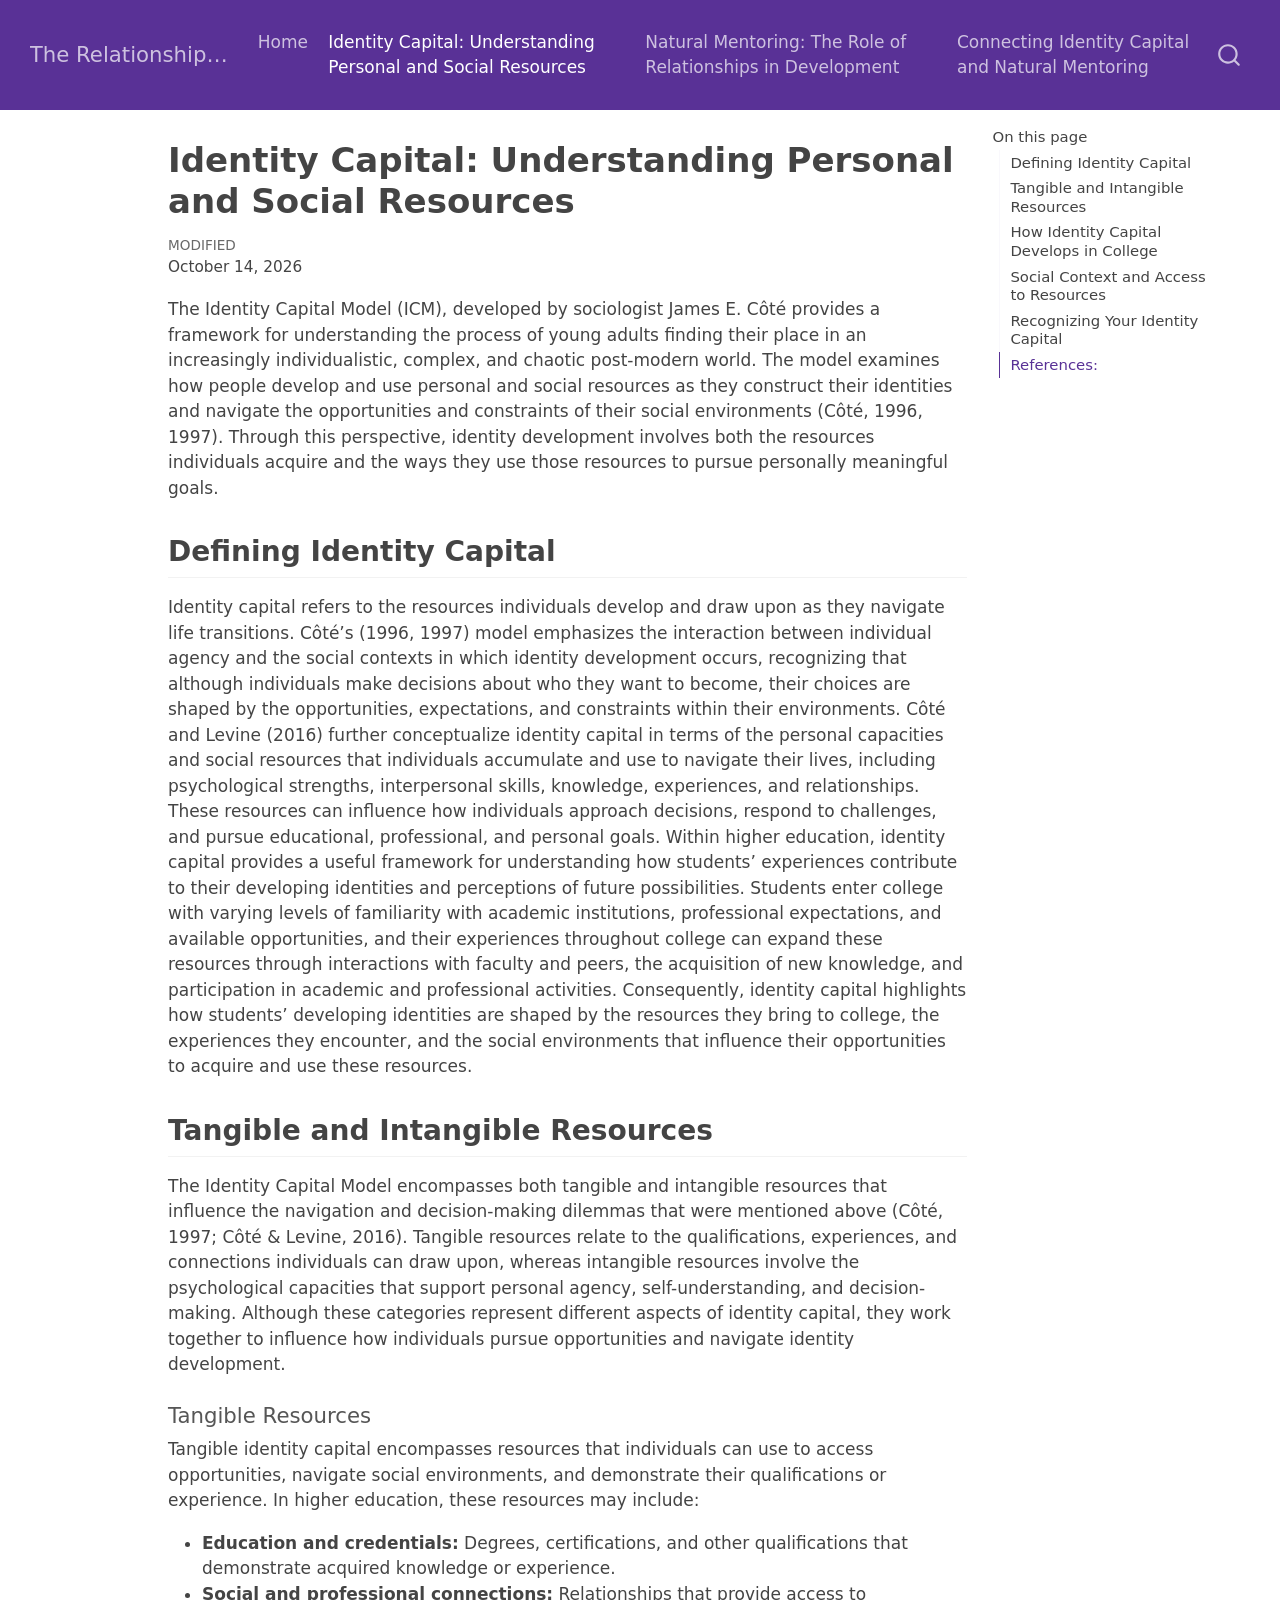
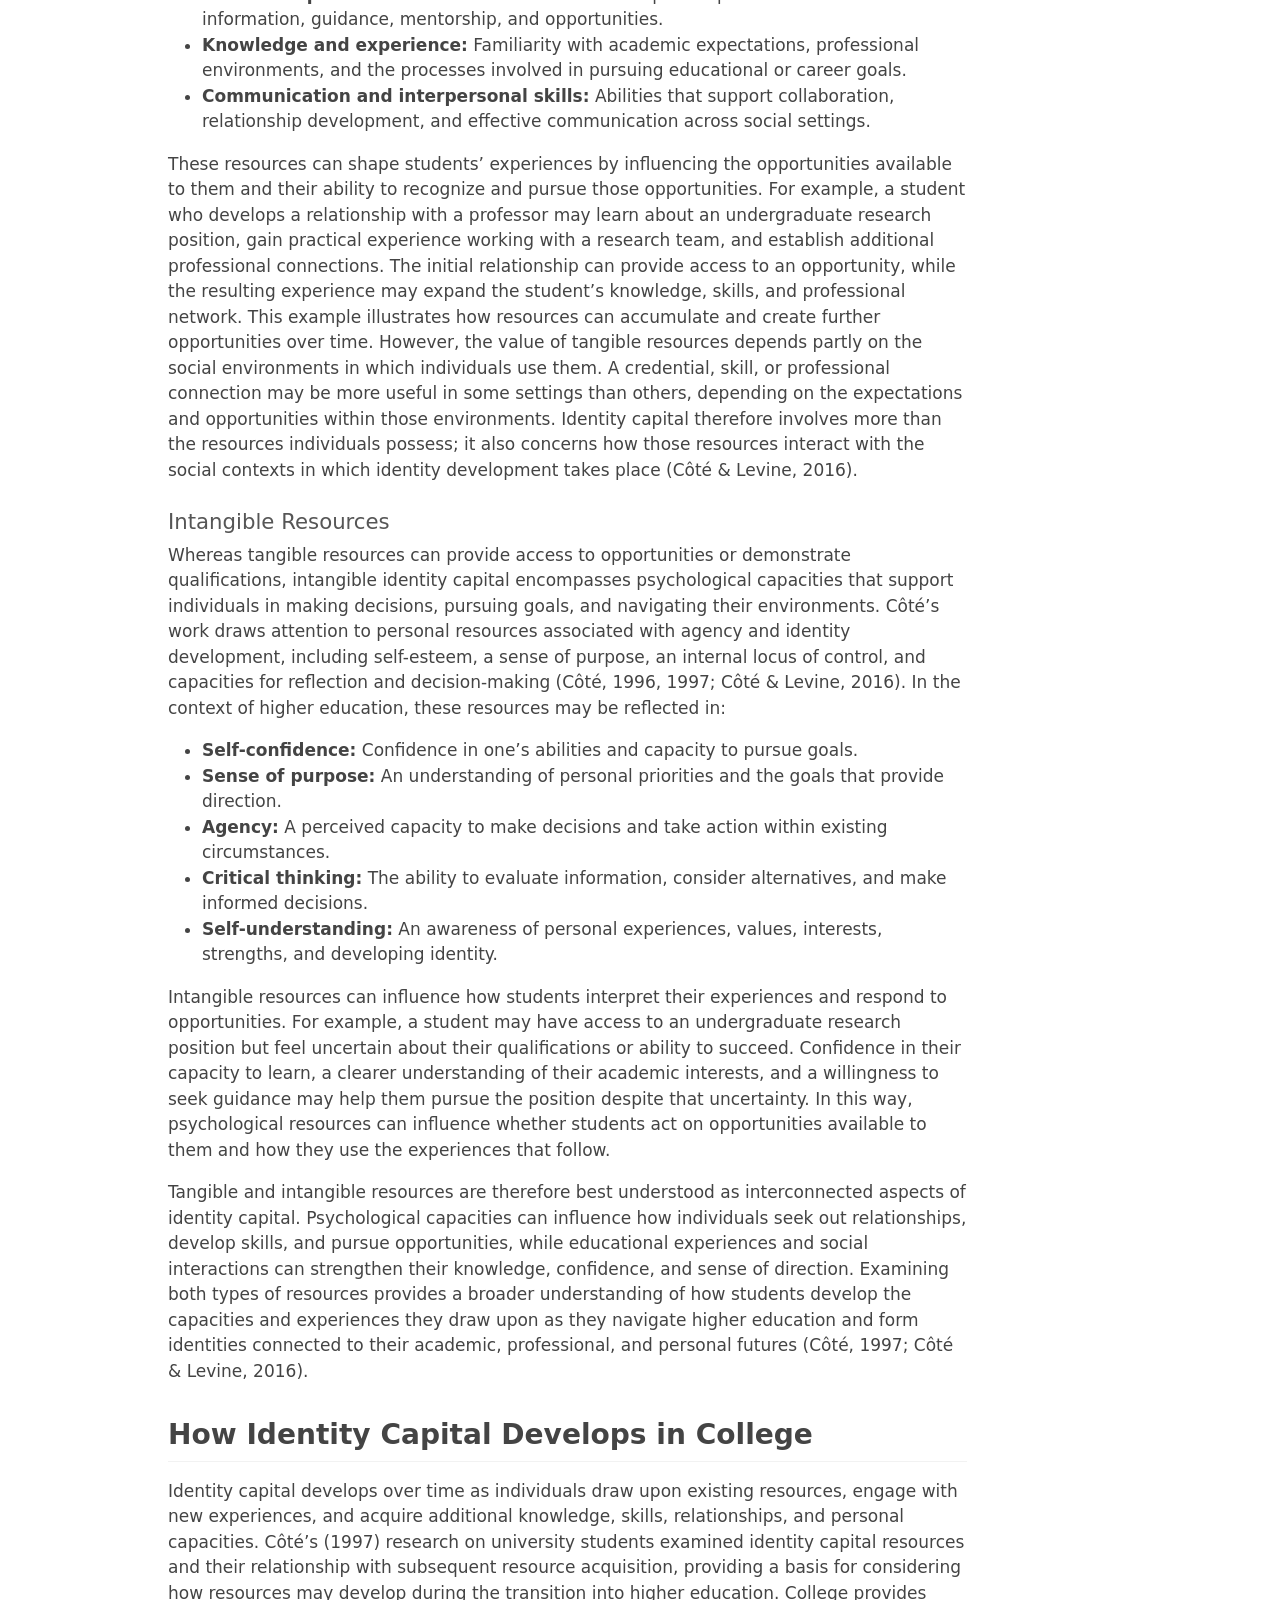
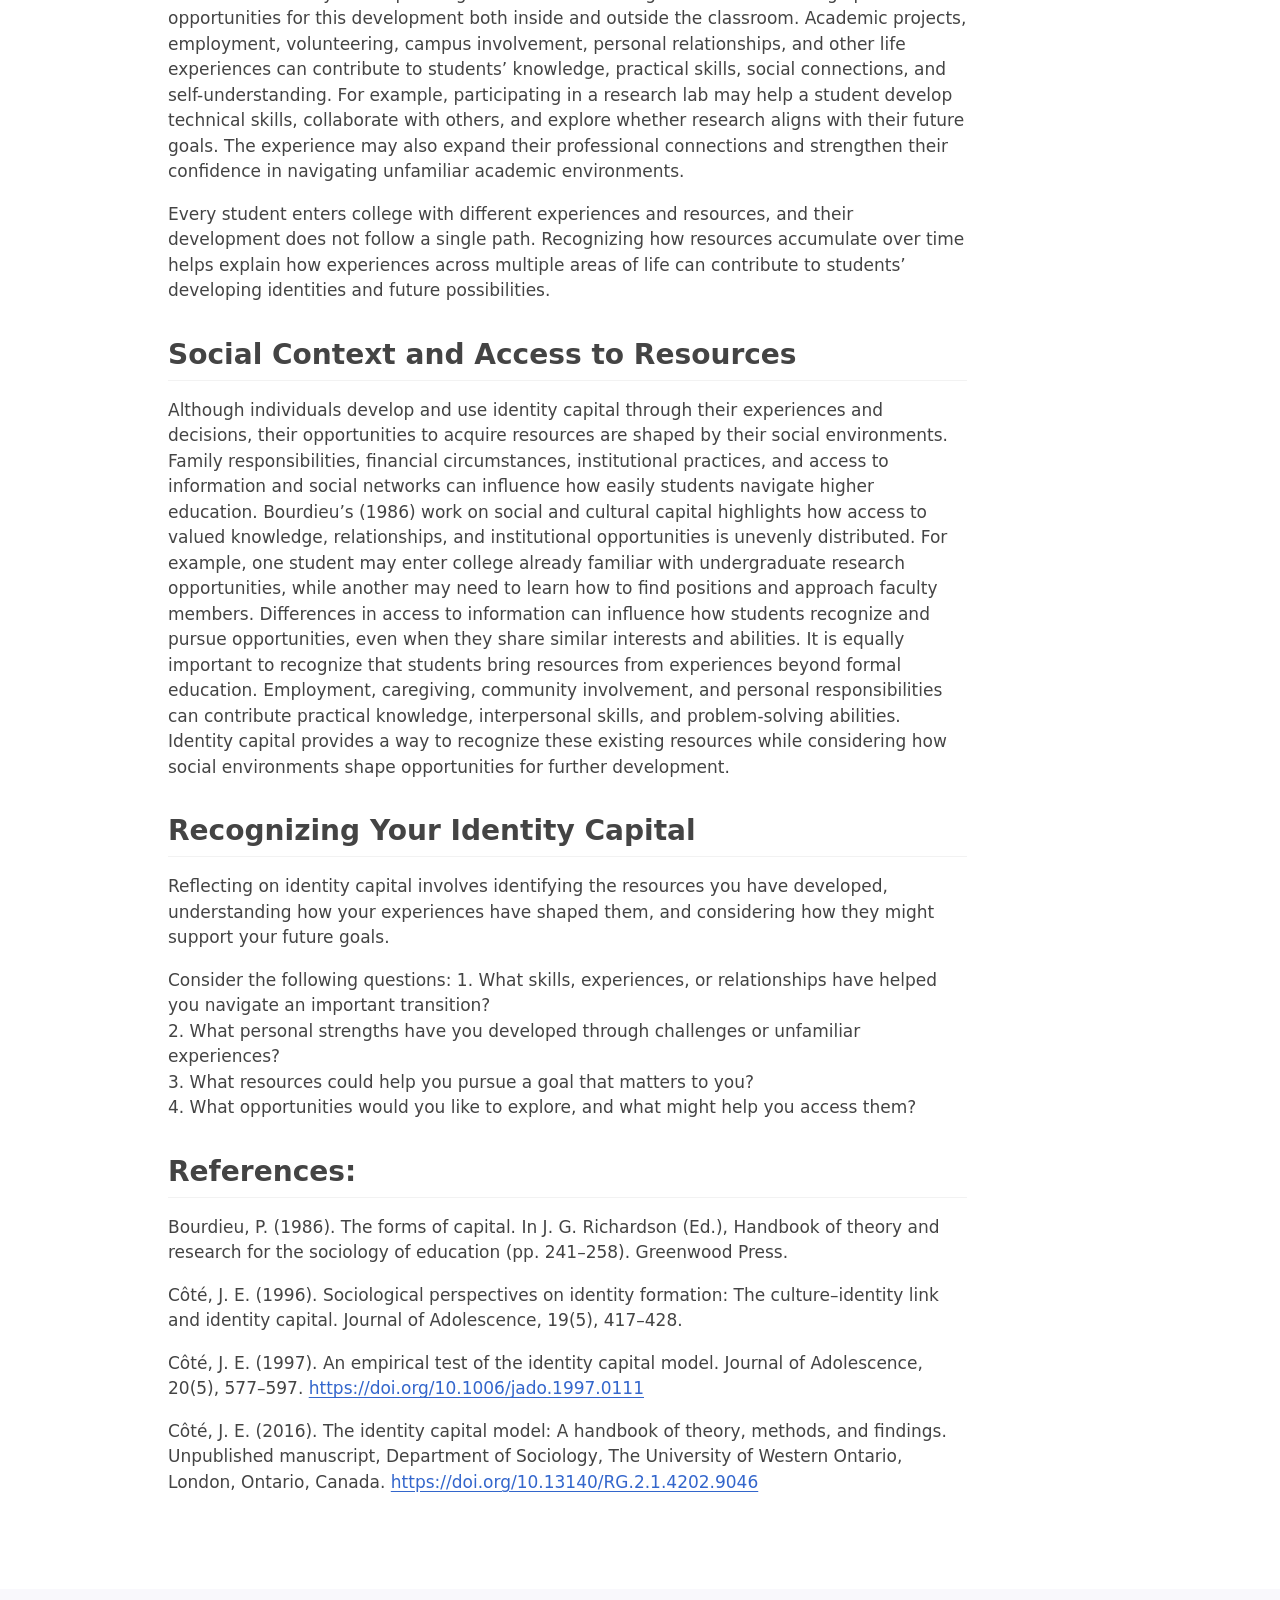
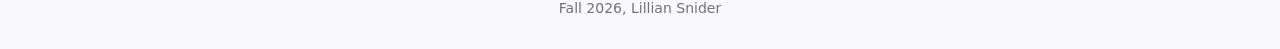
<file: docs/identitycapital.html>
<!DOCTYPE html>
<html xmlns="http://www.w3.org/1999/xhtml" lang="en" xml:lang="en"><head>

<meta charset="utf-8">
<meta name="generator" content="quarto-1.10.18">

<meta name="viewport" content="width=device-width, initial-scale=1.0, user-scalable=yes">


<title>Identity Capital: Understanding Personal and Social Resources – The Relationships That Shape Us</title>
<style>
/* Default styles provided by pandoc.
** See https://pandoc.org/MANUAL.html#variables-for-html for config info.
*/
span.smallcaps{font-variant: small-caps;}
div.columns{display: flex; gap: 1.5em;}
div.column{flex: auto;}
@media screen {
div.columns{gap: min(4vw, 1.5em);}
div.column{overflow-x: auto;}
}
div.hanging-indent{margin-left: 1.5em; text-indent: -1.5em;}
ul.task-list{list-style: none;}
ul.task-list li input[type="checkbox"] {
  width: 0.8em;
  margin: 0 0.8em 0.2em -1em; /* quarto-specific, see https://github.com/quarto-dev/quarto-cli/issues/4556 */ 
  vertical-align: middle;
}
</style>


<script src="site_libs/quarto-nav/quarto-nav.js"></script>
<script src="site_libs/quarto-nav/headroom.min.js"></script>
<script src="site_libs/clipboard/clipboard.min.js"></script>
<script src="site_libs/quarto-search/autocomplete.umd.js"></script>
<script src="site_libs/quarto-search/fuse.min.js"></script>
<script src="site_libs/quarto-search/quarto-search.js"></script>
<meta name="quarto:offset" content="./">
<script src="site_libs/quarto-html/quarto.js" type="module"></script>
<script src="site_libs/quarto-html/tabsets/tabsets.js" type="module"></script>
<script src="site_libs/quarto-html/popper.min.js"></script>
<script src="site_libs/quarto-html/tippy.umd.min.js"></script>
<script src="site_libs/quarto-html/anchor.min.js"></script>
<link href="site_libs/quarto-html/tippy.css" rel="stylesheet">
<link href="site_libs/quarto-html/quarto-syntax-highlighting-64a204ab8560d761af7679ceaba22944.css" rel="stylesheet" id="quarto-text-highlighting-styles">
<script src="site_libs/bootstrap/bootstrap.min.js"></script>
<link href="site_libs/bootstrap/bootstrap-icons.css" rel="stylesheet">
<link href="site_libs/bootstrap/bootstrap-54522a8cfa47c5036c0770280312fdc6.min.css" rel="stylesheet" append-hash="true" id="quarto-bootstrap" data-mode="light">
<script id="quarto-search-options" type="application/json">{
  "location": "navbar",
  "copy-button": false,
  "collapse-after": 3,
  "panel-placement": "end",
  "type": "overlay",
  "limit": 50,
  "keyboard-shortcut": [
    "f",
    "/",
    "s"
  ],
  "show-item-context": false,
  "language": {
    "search-no-results-text": "No results",
    "search-matching-documents-text": "matching documents",
    "search-copy-link-title": "Copy link to search",
    "search-hide-matches-text": "Hide additional matches",
    "search-more-match-text": "more match in this document",
    "search-more-matches-text": "more matches in this document",
    "search-clear-button-title": "Clear",
    "search-text-placeholder": "",
    "search-detached-cancel-button-title": "Cancel",
    "search-submit-button-title": "Submit",
    "search-label": "Search"
  }
}</script>


<link rel="stylesheet" href="styles.css">
</head>

<body class="nav-fixed quarto-light">

<div id="quarto-search-results"></div>
  <header id="quarto-header" class="headroom fixed-top">
    <nav class="navbar navbar-expand-lg " data-bs-theme="dark">
      <div class="navbar-container container-fluid">
      <div class="navbar-brand-container mx-auto">
    <a class="navbar-brand" href="./index.html">
    <span class="navbar-title">The Relationships That Shape Us</span>
    </a>
  </div>
            <div id="quarto-search" class="" title="Search"></div>
          <button class="navbar-toggler" type="button" data-bs-toggle="collapse" data-bs-target="#navbarCollapse" aria-controls="navbarCollapse" role="menu" aria-expanded="false" aria-label="Toggle navigation" onclick="if (window.quartoToggleHeadroom) { window.quartoToggleHeadroom(); }">
  <span class="navbar-toggler-icon"></span>
</button>
          <div class="collapse navbar-collapse" id="navbarCollapse">
            <ul class="navbar-nav navbar-nav-scroll me-auto">
  <li class="nav-item">
    <a class="nav-link" href="./index.html"> 
<span class="menu-text">Home</span></a>
  </li>  
  <li class="nav-item">
    <a class="nav-link active" href="./identitycapital.html" aria-current="page"> 
<span class="menu-text">Identity Capital: Understanding Personal and Social Resources</span></a>
  </li>  
  <li class="nav-item">
    <a class="nav-link" href="./naturalmentoring.html"> 
<span class="menu-text">Natural Mentoring: The Role of Relationships in Development</span></a>
  </li>  
  <li class="nav-item">
    <a class="nav-link" href="./connecting.html"> 
<span class="menu-text">Connecting Identity Capital and Natural Mentoring</span></a>
  </li>  
</ul>
          </div> <!-- /navcollapse -->
            <div class="quarto-navbar-tools">
</div>
      </div> <!-- /container-fluid -->
    </nav>
</header>
<!-- content -->
<div id="quarto-content" class="quarto-container page-columns page-rows-contents page-layout-article page-navbar">
<!-- sidebar -->
<!-- margin-sidebar -->
    <div id="quarto-margin-sidebar" class="sidebar margin-sidebar">
        <nav id="TOC" role="doc-toc" class="toc-active">
    <h2 id="toc-title">On this page</h2>
   
  <ul>
  <li><a href="#defining-identity-capital" id="toc-defining-identity-capital" class="nav-link active" data-scroll-target="#defining-identity-capital">Defining Identity Capital</a></li>
  <li><a href="#tangible-and-intangible-resources" id="toc-tangible-and-intangible-resources" class="nav-link" data-scroll-target="#tangible-and-intangible-resources">Tangible and Intangible Resources</a></li>
  <li><a href="#how-identity-capital-develops-in-college" id="toc-how-identity-capital-develops-in-college" class="nav-link" data-scroll-target="#how-identity-capital-develops-in-college">How Identity Capital Develops in College</a></li>
  <li><a href="#social-context-and-access-to-resources" id="toc-social-context-and-access-to-resources" class="nav-link" data-scroll-target="#social-context-and-access-to-resources">Social Context and Access to Resources</a></li>
  <li><a href="#recognizing-your-identity-capital" id="toc-recognizing-your-identity-capital" class="nav-link" data-scroll-target="#recognizing-your-identity-capital">Recognizing Your Identity Capital</a></li>
  <li><a href="#references" id="toc-references" class="nav-link" data-scroll-target="#references">References:</a></li>
  </ul>
</nav>
    </div>
<!-- main -->
<main class="content" id="quarto-document-content">

<header id="title-block-header" class="quarto-title-block default">
<div class="quarto-title">
<h1 class="title">Identity Capital: Understanding Personal and Social Resources</h1>
</div>



<div class="quarto-title-meta">

    
  
    <div>
    <div class="quarto-title-meta-heading">Modified</div>
    <div class="quarto-title-meta-contents">
      <p class="date-modified">October 14, 2026</p>
    </div>
  </div>
    
  </div>
  


</header>


<p>The Identity Capital Model (ICM), developed by sociologist James E. Côté provides a framework for understanding the process of young adults finding their place in an increasingly individualistic, complex, and chaotic post-modern world. The model examines how people develop and use personal and social resources as they construct their identities and navigate the opportunities and constraints of their social environments (Côté, 1996, 1997). Through this perspective, identity development involves both the resources individuals acquire and the ways they use those resources to pursue personally meaningful goals.</p>
<section id="defining-identity-capital" class="level2">
<h2 class="anchored" data-anchor-id="defining-identity-capital">Defining Identity Capital</h2>
<p>Identity capital refers to the resources individuals develop and draw upon as they navigate life transitions. Côté’s (1996, 1997) model emphasizes the interaction between individual agency and the social contexts in which identity development occurs, recognizing that although individuals make decisions about who they want to become, their choices are shaped by the opportunities, expectations, and constraints within their environments. Côté and Levine (2016) further conceptualize identity capital in terms of the personal capacities and social resources that individuals accumulate and use to navigate their lives, including psychological strengths, interpersonal skills, knowledge, experiences, and relationships. These resources can influence how individuals approach decisions, respond to challenges, and pursue educational, professional, and personal goals. Within higher education, identity capital provides a useful framework for understanding how students’ experiences contribute to their developing identities and perceptions of future possibilities. Students enter college with varying levels of familiarity with academic institutions, professional expectations, and available opportunities, and their experiences throughout college can expand these resources through interactions with faculty and peers, the acquisition of new knowledge, and participation in academic and professional activities. Consequently, identity capital highlights how students’ developing identities are shaped by the resources they bring to college, the experiences they encounter, and the social environments that influence their opportunities to acquire and use these resources.</p>
</section>
<section id="tangible-and-intangible-resources" class="level2">
<h2 class="anchored" data-anchor-id="tangible-and-intangible-resources">Tangible and Intangible Resources</h2>
<p>The Identity Capital Model encompasses both tangible and intangible resources that influence the navigation and decision-making dilemmas that were mentioned above (Côté, 1997; Côté &amp; Levine, 2016). Tangible resources relate to the qualifications, experiences, and connections individuals can draw upon, whereas intangible resources involve the psychological capacities that support personal agency, self-understanding, and decision-making. Although these categories represent different aspects of identity capital, they work together to influence how individuals pursue opportunities and navigate identity development.</p>
<section id="tangible-resources" class="level4">
<h4 class="anchored" data-anchor-id="tangible-resources">Tangible Resources</h4>
<p>Tangible identity capital encompasses resources that individuals can use to access opportunities, navigate social environments, and demonstrate their qualifications or experience. In higher education, these resources may include:</p>
<ul>
<li><strong>Education and credentials:</strong> Degrees, certifications, and other qualifications that demonstrate acquired knowledge or experience.<br>
</li>
<li><strong>Social and professional connections:</strong> Relationships that provide access to information, guidance, mentorship, and opportunities.<br>
</li>
<li><strong>Knowledge and experience:</strong> Familiarity with academic expectations, professional environments, and the processes involved in pursuing educational or career goals.<br>
</li>
<li><strong>Communication and interpersonal skills:</strong> Abilities that support collaboration, relationship development, and effective communication across social settings.</li>
</ul>
<p>These resources can shape students’ experiences by influencing the opportunities available to them and their ability to recognize and pursue those opportunities. For example, a student who develops a relationship with a professor may learn about an undergraduate research position, gain practical experience working with a research team, and establish additional professional connections. The initial relationship can provide access to an opportunity, while the resulting experience may expand the student’s knowledge, skills, and professional network. This example illustrates how resources can accumulate and create further opportunities over time. However, the value of tangible resources depends partly on the social environments in which individuals use them. A credential, skill, or professional connection may be more useful in some settings than others, depending on the expectations and opportunities within those environments. Identity capital therefore involves more than the resources individuals possess; it also concerns how those resources interact with the social contexts in which identity development takes place (Côté &amp; Levine, 2016).</p>
</section>
<section id="intangible-resources" class="level4">
<h4 class="anchored" data-anchor-id="intangible-resources">Intangible Resources</h4>
<p>Whereas tangible resources can provide access to opportunities or demonstrate qualifications, intangible identity capital encompasses psychological capacities that support individuals in making decisions, pursuing goals, and navigating their environments. Côté’s work draws attention to personal resources associated with agency and identity development, including self-esteem, a sense of purpose, an internal locus of control, and capacities for reflection and decision-making (Côté, 1996, 1997; Côté &amp; Levine, 2016). In the context of higher education, these resources may be reflected in:</p>
<ul>
<li><strong>Self-confidence:</strong> Confidence in one’s abilities and capacity to pursue goals.<br>
</li>
<li><strong>Sense of purpose:</strong> An understanding of personal priorities and the goals that provide direction.<br>
</li>
<li><strong>Agency:</strong> A perceived capacity to make decisions and take action within existing circumstances.<br>
</li>
<li><strong>Critical thinking:</strong> The ability to evaluate information, consider alternatives, and make informed decisions.<br>
</li>
<li><strong>Self-understanding:</strong> An awareness of personal experiences, values, interests, strengths, and developing identity.</li>
</ul>
<p>Intangible resources can influence how students interpret their experiences and respond to opportunities. For example, a student may have access to an undergraduate research position but feel uncertain about their qualifications or ability to succeed. Confidence in their capacity to learn, a clearer understanding of their academic interests, and a willingness to seek guidance may help them pursue the position despite that uncertainty. In this way, psychological resources can influence whether students act on opportunities available to them and how they use the experiences that follow.</p>
<p>Tangible and intangible resources are therefore best understood as interconnected aspects of identity capital. Psychological capacities can influence how individuals seek out relationships, develop skills, and pursue opportunities, while educational experiences and social interactions can strengthen their knowledge, confidence, and sense of direction. Examining both types of resources provides a broader understanding of how students develop the capacities and experiences they draw upon as they navigate higher education and form identities connected to their academic, professional, and personal futures (Côté, 1997; Côté &amp; Levine, 2016).</p>
</section>
</section>
<section id="how-identity-capital-develops-in-college" class="level2">
<h2 class="anchored" data-anchor-id="how-identity-capital-develops-in-college">How Identity Capital Develops in College</h2>
<p>Identity capital develops over time as individuals draw upon existing resources, engage with new experiences, and acquire additional knowledge, skills, relationships, and personal capacities. Côté’s (1997) research on university students examined identity capital resources and their relationship with subsequent resource acquisition, providing a basis for considering how resources may develop during the transition into higher education. College provides opportunities for this development both inside and outside the classroom. Academic projects, employment, volunteering, campus involvement, personal relationships, and other life experiences can contribute to students’ knowledge, practical skills, social connections, and self-understanding. For example, participating in a research lab may help a student develop technical skills, collaborate with others, and explore whether research aligns with their future goals. The experience may also expand their professional connections and strengthen their confidence in navigating unfamiliar academic environments.</p>
<p>Every student enters college with different experiences and resources, and their development does not follow a single path. Recognizing how resources accumulate over time helps explain how experiences across multiple areas of life can contribute to students’ developing identities and future possibilities.</p>
</section>
<section id="social-context-and-access-to-resources" class="level2">
<h2 class="anchored" data-anchor-id="social-context-and-access-to-resources">Social Context and Access to Resources</h2>
<p>Although individuals develop and use identity capital through their experiences and decisions, their opportunities to acquire resources are shaped by their social environments. Family responsibilities, financial circumstances, institutional practices, and access to information and social networks can influence how easily students navigate higher education. Bourdieu’s (1986) work on social and cultural capital highlights how access to valued knowledge, relationships, and institutional opportunities is unevenly distributed. For example, one student may enter college already familiar with undergraduate research opportunities, while another may need to learn how to find positions and approach faculty members. Differences in access to information can influence how students recognize and pursue opportunities, even when they share similar interests and abilities. It is equally important to recognize that students bring resources from experiences beyond formal education. Employment, caregiving, community involvement, and personal responsibilities can contribute practical knowledge, interpersonal skills, and problem-solving abilities. Identity capital provides a way to recognize these existing resources while considering how social environments shape opportunities for further development.</p>
</section>
<section id="recognizing-your-identity-capital" class="level2">
<h2 class="anchored" data-anchor-id="recognizing-your-identity-capital">Recognizing Your Identity Capital</h2>
<p>Reflecting on identity capital involves identifying the resources you have developed, understanding how your experiences have shaped them, and considering how they might support your future goals.</p>
<p>Consider the following questions: 1. What skills, experiences, or relationships have helped you navigate an important transition?<br>
2. What personal strengths have you developed through challenges or unfamiliar experiences?<br>
3. What resources could help you pursue a goal that matters to you?<br>
4. What opportunities would you like to explore, and what might help you access them?<br>
</p>
</section>
<section id="references" class="level2">
<h2 class="anchored" data-anchor-id="references">References:</h2>
<p>Bourdieu, P. (1986). The forms of capital. In J. G. Richardson (Ed.), Handbook of theory and research for the sociology of education (pp.&nbsp;241–258). Greenwood Press.</p>
<p>Côté, J. E. (1996). Sociological perspectives on identity formation: The culture–identity link and identity capital. Journal of Adolescence, 19(5), 417–428.</p>
<p>Côté, J. E. (1997). An empirical test of the identity capital model. Journal of Adolescence, 20(5), 577–597. <a href="https://doi.org/10.1006/jado.1997.0111" class="uri">https://doi.org/10.1006/jado.1997.0111</a></p>
<p>Côté, J. E. (2016). The identity capital model: A handbook of theory, methods, and findings. Unpublished manuscript, Department of Sociology, The University of Western Ontario, London, Ontario, Canada. <a href="https://doi.org/10.13140/RG.2.1.4202.9046" class="uri">https://doi.org/10.13140/RG.2.1.4202.9046</a></p>


</section>

</main> <!-- /main -->
<script id="quarto-html-after-body" type="application/javascript">
  window.document.addEventListener("DOMContentLoaded", function (event) {
    const icon = "";
    const anchorJS = new window.AnchorJS();
    anchorJS.options = {
      placement: 'right',
      icon: icon
    };
    anchorJS.add('.anchored');
    const isCodeAnnotation = (el) => {
      for (const clz of el.classList) {
        if (clz.startsWith('code-annotation-')) {                     
          return true;
        }
      }
      return false;
    }
    const onCopySuccess = function(e) {
      // button target
      const button = e.trigger;
      // don't keep focus
      button.blur();
      // flash "checked"
      button.classList.add('code-copy-button-checked');
      var currentTitle = button.getAttribute("title");
      button.setAttribute("title", "Copied!");
      let tooltip;
      if (window.bootstrap) {
        button.setAttribute("data-bs-toggle", "tooltip");
        button.setAttribute("data-bs-placement", "left");
        button.setAttribute("data-bs-title", "Copied!");
        tooltip = new bootstrap.Tooltip(button, 
          { trigger: "manual", 
            customClass: "code-copy-button-tooltip",
            offset: [0, -8]});
        tooltip.show();    
      }
      setTimeout(function() {
        if (tooltip) {
          tooltip.hide();
          button.removeAttribute("data-bs-title");
          button.removeAttribute("data-bs-toggle");
          button.removeAttribute("data-bs-placement");
        }
        button.setAttribute("title", currentTitle);
        button.classList.remove('code-copy-button-checked');
      }, 1000);
      // clear code selection
      e.clearSelection();
    }
    const getTextToCopy = function(trigger) {
      const outerScaffold = trigger.parentElement.cloneNode(true);
      const codeEl = outerScaffold.querySelector('code');
      for (const childEl of codeEl.children) {
        if (isCodeAnnotation(childEl)) {
          childEl.remove();
        }
      }
      return codeEl.innerText;
    }
    const clipboard = new window.ClipboardJS('.code-copy-button:not([data-in-quarto-modal])', {
      text: getTextToCopy
    });
    clipboard.on('success', onCopySuccess);
    if (window.document.getElementById('quarto-embedded-source-code-modal')) {
      const clipboardModal = new window.ClipboardJS('.code-copy-button[data-in-quarto-modal]', {
        text: getTextToCopy,
        container: window.document.getElementById('quarto-embedded-source-code-modal')
      });
      clipboardModal.on('success', onCopySuccess);
    }
      var localhostRegex = new RegExp(/^(?:http|https):\/\/localhost\:?[0-9]*\//);
      var mailtoRegex = new RegExp(/^mailto:/);
        var filterRegex = new RegExp('/' + window.location.host + '/');
      var isInternal = (href) => {
          return filterRegex.test(href) || localhostRegex.test(href) || mailtoRegex.test(href);
      }
      // Inspect non-navigation links and adorn them if external
     var links = window.document.querySelectorAll('a[href]:not(.nav-link):not(.navbar-brand):not(.toc-action):not(.sidebar-link):not(.sidebar-item-toggle):not(.pagination-link):not(.no-external):not([aria-hidden]):not(.dropdown-item):not(.quarto-navigation-tool):not(.about-link)');
      for (var i=0; i<links.length; i++) {
        const link = links[i];
        if (!isInternal(link.href)) {
          // undo the damage that might have been done by quarto-nav.js in the case of
          // links that we want to consider external
          if (link.dataset.originalHref !== undefined) {
            link.href = link.dataset.originalHref;
          }
        }
      }
    function tippyHover(el, contentFn, onTriggerFn, onUntriggerFn) {
      const config = {
        allowHTML: true,
        maxWidth: 500,
        delay: 100,
        arrow: false,
        appendTo: function(el) {
            return el.parentElement;
        },
        interactive: true,
        interactiveBorder: 10,
        theme: 'quarto',
        placement: 'bottom-start',
      };
      if (contentFn) {
        config.content = contentFn;
      }
      if (onTriggerFn) {
        config.onTrigger = onTriggerFn;
      }
      if (onUntriggerFn) {
        config.onUntrigger = onUntriggerFn;
      }
      window.tippy(el, config); 
    }
    const noterefs = window.document.querySelectorAll('a[role="doc-noteref"]');
    for (var i=0; i<noterefs.length; i++) {
      const ref = noterefs[i];
      tippyHover(ref, function() {
        // use id or data attribute instead here
        let href = ref.getAttribute('data-footnote-href') || ref.getAttribute('href');
        try { href = new URL(href).hash; } catch {}
        const id = href.replace(/^#\/?/, "");
        const note = window.document.getElementById(id);
        if (note) {
          return note.innerHTML;
        } else {
          return "";
        }
      });
    }
    const xrefs = window.document.querySelectorAll('a.quarto-xref');
    const processXRef = (id, note) => {
      // Strip column container classes
      const stripColumnClz = (el) => {
        el.classList.remove("page-full", "page-columns");
        if (el.children) {
          for (const child of el.children) {
            stripColumnClz(child);
          }
        }
      }
      stripColumnClz(note)
      if (id === null || id.startsWith('sec-')) {
        // Special case sections, only their first couple elements
        const container = document.createElement("div");
        if (note.children && note.children.length > 2) {
          container.appendChild(note.children[0].cloneNode(true));
          for (let i = 1; i < note.children.length; i++) {
            const child = note.children[i];
            if (child.tagName === "P" && child.innerText === "") {
              continue;
            } else {
              container.appendChild(child.cloneNode(true));
              break;
            }
          }
          if (window.Quarto?.typesetMath) {
            window.Quarto.typesetMath(container);
          }
          return container.innerHTML
        } else {
          if (window.Quarto?.typesetMath) {
            window.Quarto.typesetMath(note);
          }
          return note.innerHTML;
        }
      } else {
        // Remove any anchor links if they are present
        const anchorLink = note.querySelector('a.anchorjs-link');
        if (anchorLink) {
          anchorLink.remove();
        }
        if (window.Quarto?.typesetMath) {
          window.Quarto.typesetMath(note);
        }
        if (note.classList.contains("callout")) {
          return note.outerHTML;
        } else {
          return note.innerHTML;
        }
      }
    }
    for (var i=0; i<xrefs.length; i++) {
      const xref = xrefs[i];
      tippyHover(xref, undefined, function(instance) {
        instance.disable();
        let url = xref.getAttribute('href');
        let hash = undefined; 
        if (url.startsWith('#')) {
          hash = url;
        } else {
          try { hash = new URL(url).hash; } catch {}
        }
        if (hash) {
          const id = hash.replace(/^#\/?/, "");
          const note = window.document.getElementById(id);
          if (note !== null) {
            try {
              const html = processXRef(id, note.cloneNode(true));
              instance.setContent(html);
            } finally {
              instance.enable();
              instance.show();
            }
          } else {
            // See if we can fetch this
            fetch(url.split('#')[0])
            .then(res => res.text())
            .then(html => {
              const parser = new DOMParser();
              const htmlDoc = parser.parseFromString(html, "text/html");
              const note = htmlDoc.getElementById(id);
              if (note !== null) {
                const html = processXRef(id, note);
                instance.setContent(html);
              } 
            }).finally(() => {
              instance.enable();
              instance.show();
            });
          }
        } else {
          // See if we can fetch a full url (with no hash to target)
          // This is a special case and we should probably do some content thinning / targeting
          fetch(url)
          .then(res => res.text())
          .then(html => {
            const parser = new DOMParser();
            const htmlDoc = parser.parseFromString(html, "text/html");
            const note = htmlDoc.querySelector('main.content');
            if (note !== null) {
              // This should only happen for chapter cross references
              // (since there is no id in the URL)
              // remove the first header
              if (note.children.length > 0 && note.children[0].tagName === "HEADER") {
                note.children[0].remove();
              }
              const html = processXRef(null, note);
              instance.setContent(html);
            } 
          }).finally(() => {
            instance.enable();
            instance.show();
          });
        }
      }, function(instance) {
      });
    }
        let selectedAnnoteEl;
        const selectorForAnnotation = ( cell, annotation) => {
          let cellAttr = 'data-code-cell="' + cell + '"';
          let lineAttr = 'data-code-annotation="' +  annotation + '"';
          const selector = 'span[' + cellAttr + '][' + lineAttr + ']';
          return selector;
        }
        const selectCodeLines = (annoteEl) => {
          const doc = window.document;
          const targetCell = annoteEl.getAttribute("data-target-cell");
          const targetAnnotation = annoteEl.getAttribute("data-target-annotation");
          const annoteSpan = window.document.querySelector(selectorForAnnotation(targetCell, targetAnnotation));
          const lines = annoteSpan.getAttribute("data-code-lines").split(",");
          const lineIds = lines.map((line) => {
            return targetCell + "-" + line;
          })
          let top = null;
          let height = null;
          let parent = null;
          if (lineIds.length > 0) {
              //compute the position of the single el (top and bottom and make a div)
              const el = window.document.getElementById(lineIds[0]);
              top = el.offsetTop;
              height = el.offsetHeight;
              parent = el.parentElement.parentElement;
            if (lineIds.length > 1) {
              const lastEl = window.document.getElementById(lineIds[lineIds.length - 1]);
              const bottom = lastEl.offsetTop + lastEl.offsetHeight;
              height = bottom - top;
            }
            if (top !== null && height !== null && parent !== null) {
              // cook up a div (if necessary) and position it 
              let div = window.document.getElementById("code-annotation-line-highlight");
              if (div === null) {
                div = window.document.createElement("div");
                div.setAttribute("id", "code-annotation-line-highlight");
                div.style.position = 'absolute';
                parent.appendChild(div);
              }
              div.style.top = top - 2 + "px";
              div.style.height = height + 4 + "px";
              div.style.left = 0;
              let gutterDiv = window.document.getElementById("code-annotation-line-highlight-gutter");
              if (gutterDiv === null) {
                gutterDiv = window.document.createElement("div");
                gutterDiv.setAttribute("id", "code-annotation-line-highlight-gutter");
                gutterDiv.style.position = 'absolute';
                const codeCell = window.document.getElementById(targetCell);
                const gutter = codeCell.querySelector('.code-annotation-gutter');
                gutter.appendChild(gutterDiv);
              }
              gutterDiv.style.top = top - 2 + "px";
              gutterDiv.style.height = height + 4 + "px";
            }
            selectedAnnoteEl = annoteEl;
          }
        };
        const unselectCodeLines = () => {
          const elementsIds = ["code-annotation-line-highlight", "code-annotation-line-highlight-gutter"];
          elementsIds.forEach((elId) => {
            const div = window.document.getElementById(elId);
            if (div) {
              div.remove();
            }
          });
          selectedAnnoteEl = undefined;
        };
          // Handle positioning of the toggle
      window.addEventListener(
        "resize",
        throttle(() => {
          elRect = undefined;
          if (selectedAnnoteEl) {
            selectCodeLines(selectedAnnoteEl);
          }
        }, 10)
      );
      function throttle(fn, ms) {
      let throttle = false;
      let timer;
        return (...args) => {
          if(!throttle) { // first call gets through
              fn.apply(this, args);
              throttle = true;
          } else { // all the others get throttled
              if(timer) clearTimeout(timer); // cancel #2
              timer = setTimeout(() => {
                fn.apply(this, args);
                timer = throttle = false;
              }, ms);
          }
        };
      }
        // Attach click handler to the DT
        const annoteDls = window.document.querySelectorAll('dt[data-target-cell]');
        for (const annoteDlNode of annoteDls) {
          annoteDlNode.addEventListener('click', (event) => {
            const clickedEl = event.target;
            if (clickedEl !== selectedAnnoteEl) {
              unselectCodeLines();
              const activeEl = window.document.querySelector('dt[data-target-cell].code-annotation-active');
              if (activeEl) {
                activeEl.classList.remove('code-annotation-active');
              }
              selectCodeLines(clickedEl);
              clickedEl.classList.add('code-annotation-active');
            } else {
              // Unselect the line
              unselectCodeLines();
              clickedEl.classList.remove('code-annotation-active');
            }
          });
        }
    const findCites = (el) => {
      const parentEl = el.parentElement;
      if (parentEl) {
        const cites = parentEl.dataset.cites;
        if (cites) {
          return {
            el,
            cites: cites.split(' ')
          };
        } else {
          return findCites(el.parentElement)
        }
      } else {
        return undefined;
      }
    };
    var bibliorefs = window.document.querySelectorAll('a[role="doc-biblioref"]');
    for (var i=0; i<bibliorefs.length; i++) {
      const ref = bibliorefs[i];
      const citeInfo = findCites(ref);
      if (citeInfo) {
        tippyHover(citeInfo.el, function() {
          var popup = window.document.createElement('div');
          citeInfo.cites.forEach(function(cite) {
            var citeDiv = window.document.createElement('div');
            citeDiv.classList.add('hanging-indent');
            citeDiv.classList.add('csl-entry');
            var biblioDiv = window.document.getElementById('ref-' + cite);
            if (biblioDiv) {
              citeDiv.innerHTML = biblioDiv.innerHTML;
            }
            popup.appendChild(citeDiv);
          });
          return popup.innerHTML;
        });
      }
    }
  });
  </script>
</div> <!-- /content -->
<footer class="footer">
  <div class="nav-footer">
    <div class="nav-footer-left">
      &nbsp;
    </div>   
    <div class="nav-footer-center">
<p>Fall 2026, Lillian Snider</p>
</div>
    <div class="nav-footer-right">
      &nbsp;
    </div>
  </div>
</footer>




</body></html>
</file>
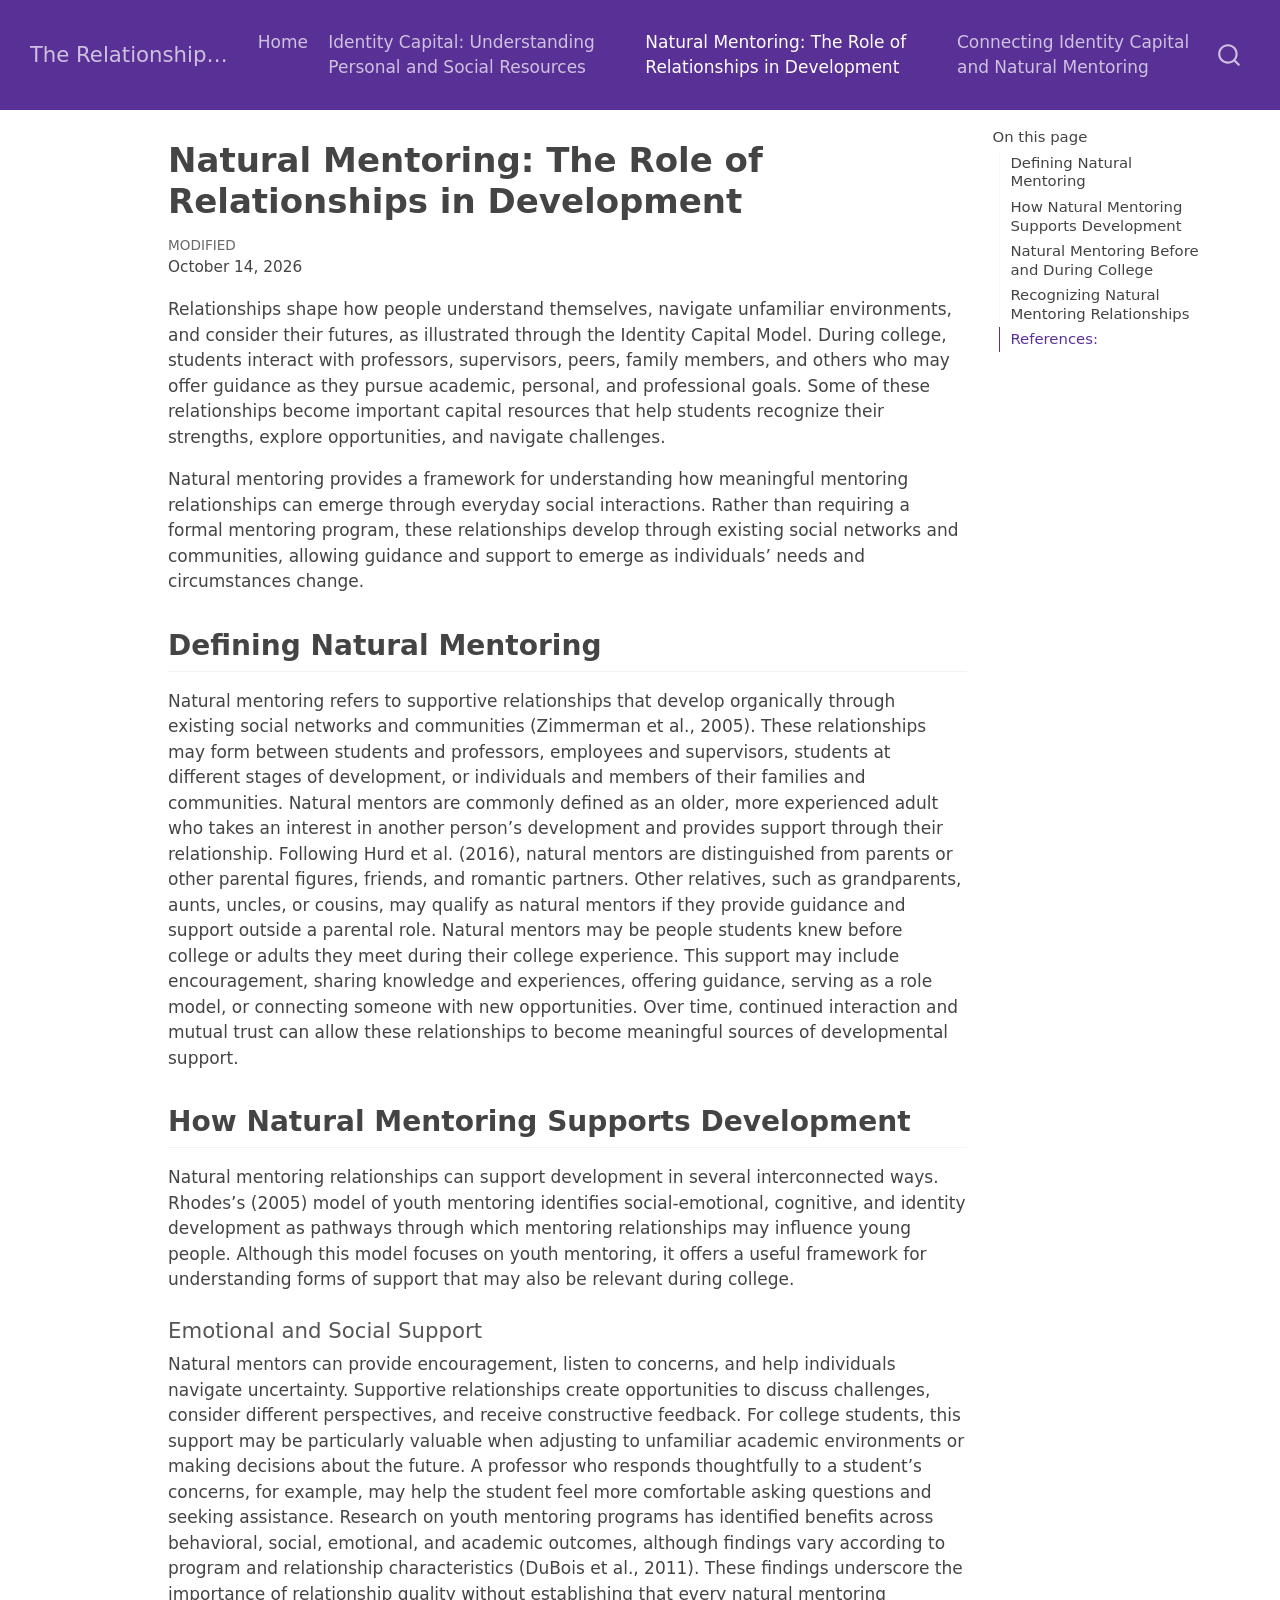
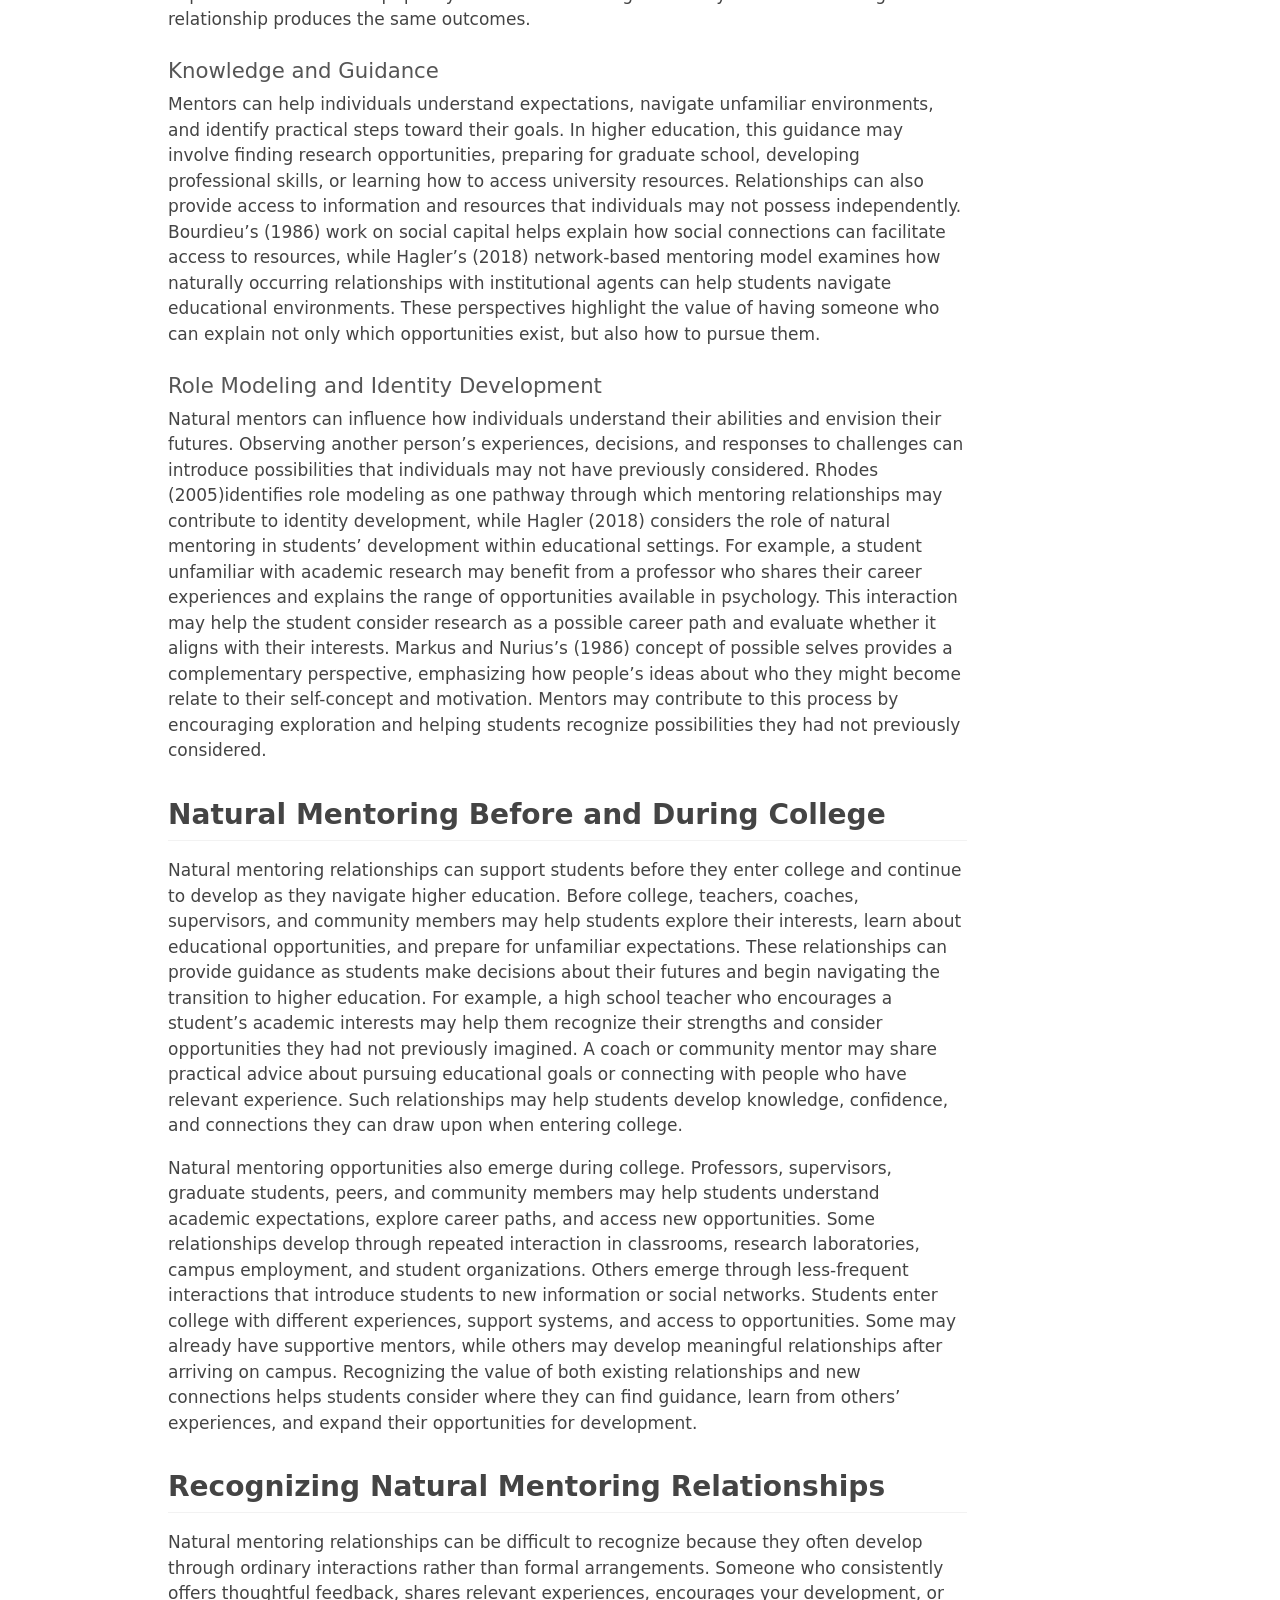
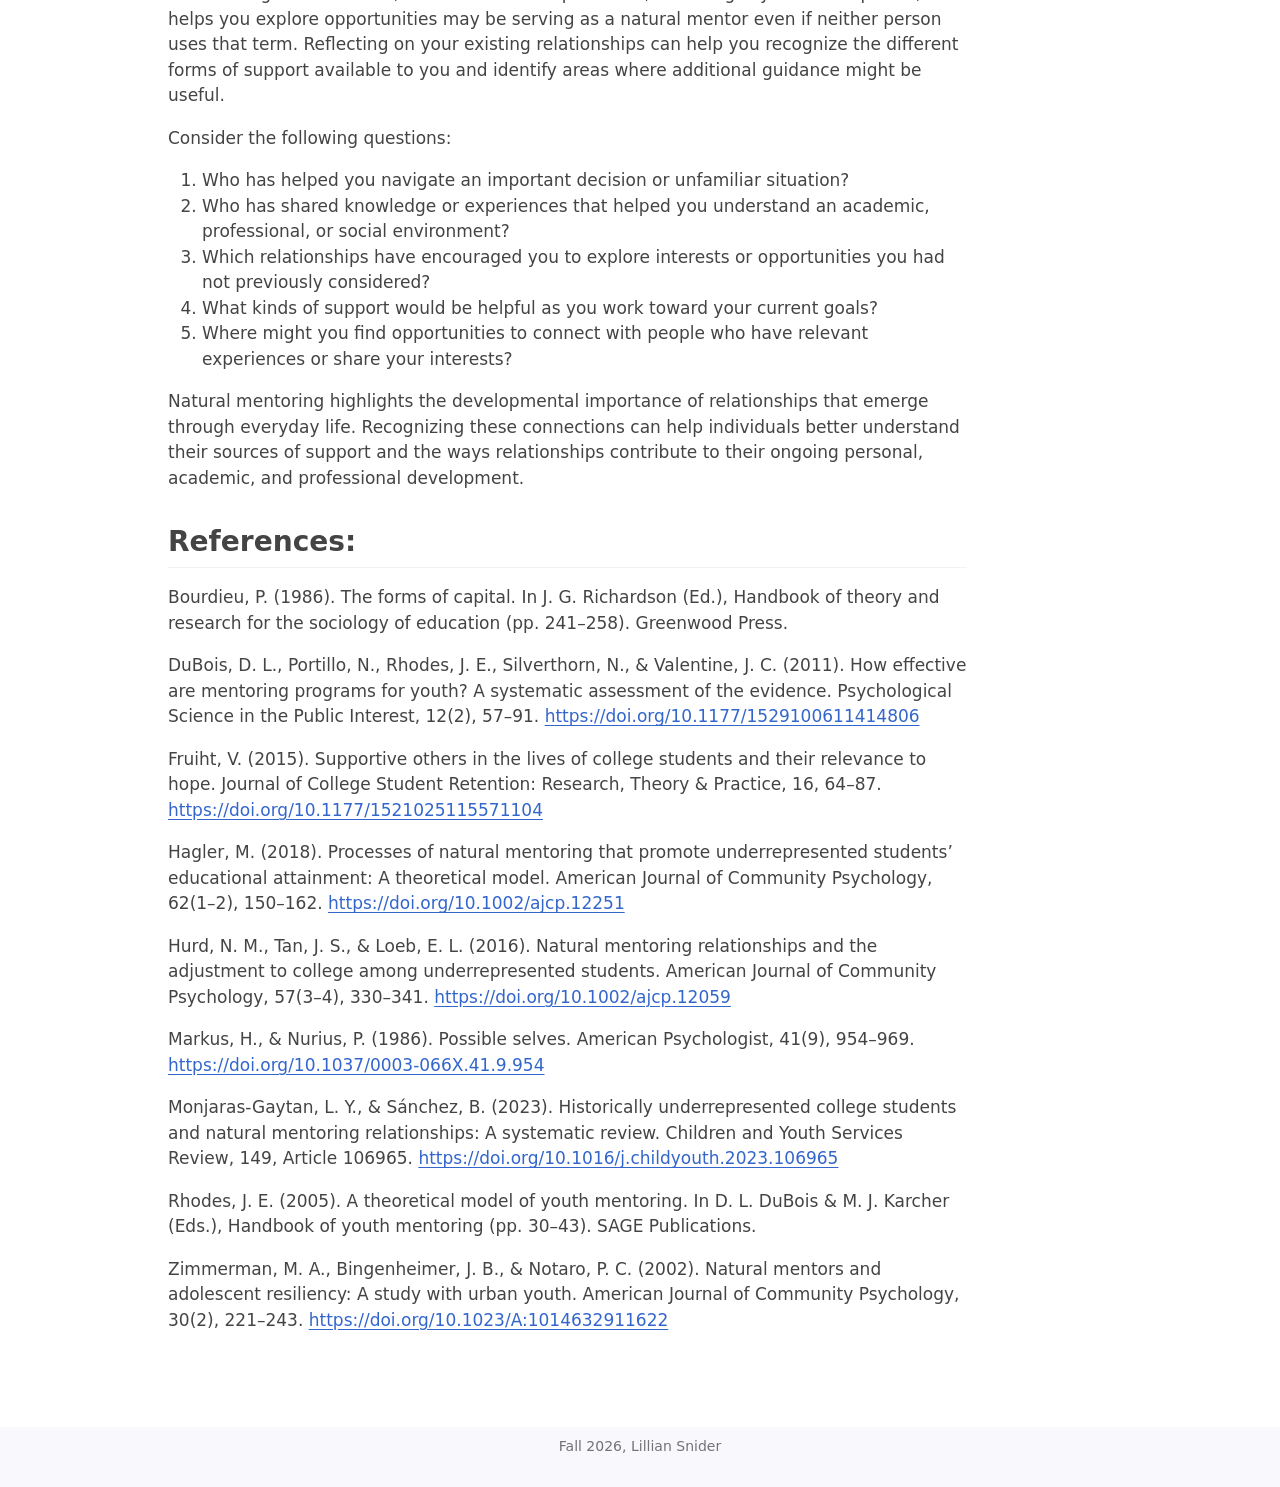
<file: docs/naturalmentoring.html>
<!DOCTYPE html>
<html xmlns="http://www.w3.org/1999/xhtml" lang="en" xml:lang="en"><head>

<meta charset="utf-8">
<meta name="generator" content="quarto-1.10.18">

<meta name="viewport" content="width=device-width, initial-scale=1.0, user-scalable=yes">


<title>Natural Mentoring: The Role of Relationships in Development – The Relationships That Shape Us</title>
<style>
/* Default styles provided by pandoc.
** See https://pandoc.org/MANUAL.html#variables-for-html for config info.
*/
span.smallcaps{font-variant: small-caps;}
div.columns{display: flex; gap: 1.5em;}
div.column{flex: auto;}
@media screen {
div.columns{gap: min(4vw, 1.5em);}
div.column{overflow-x: auto;}
}
div.hanging-indent{margin-left: 1.5em; text-indent: -1.5em;}
ul.task-list{list-style: none;}
ul.task-list li input[type="checkbox"] {
  width: 0.8em;
  margin: 0 0.8em 0.2em -1em; /* quarto-specific, see https://github.com/quarto-dev/quarto-cli/issues/4556 */ 
  vertical-align: middle;
}
</style>


<script src="site_libs/quarto-nav/quarto-nav.js"></script>
<script src="site_libs/quarto-nav/headroom.min.js"></script>
<script src="site_libs/clipboard/clipboard.min.js"></script>
<script src="site_libs/quarto-search/autocomplete.umd.js"></script>
<script src="site_libs/quarto-search/fuse.min.js"></script>
<script src="site_libs/quarto-search/quarto-search.js"></script>
<meta name="quarto:offset" content="./">
<script src="site_libs/quarto-html/quarto.js" type="module"></script>
<script src="site_libs/quarto-html/tabsets/tabsets.js" type="module"></script>
<script src="site_libs/quarto-html/popper.min.js"></script>
<script src="site_libs/quarto-html/tippy.umd.min.js"></script>
<script src="site_libs/quarto-html/anchor.min.js"></script>
<link href="site_libs/quarto-html/tippy.css" rel="stylesheet">
<link href="site_libs/quarto-html/quarto-syntax-highlighting-64a204ab8560d761af7679ceaba22944.css" rel="stylesheet" id="quarto-text-highlighting-styles">
<script src="site_libs/bootstrap/bootstrap.min.js"></script>
<link href="site_libs/bootstrap/bootstrap-icons.css" rel="stylesheet">
<link href="site_libs/bootstrap/bootstrap-54522a8cfa47c5036c0770280312fdc6.min.css" rel="stylesheet" append-hash="true" id="quarto-bootstrap" data-mode="light">
<script id="quarto-search-options" type="application/json">{
  "location": "navbar",
  "copy-button": false,
  "collapse-after": 3,
  "panel-placement": "end",
  "type": "overlay",
  "limit": 50,
  "keyboard-shortcut": [
    "f",
    "/",
    "s"
  ],
  "show-item-context": false,
  "language": {
    "search-no-results-text": "No results",
    "search-matching-documents-text": "matching documents",
    "search-copy-link-title": "Copy link to search",
    "search-hide-matches-text": "Hide additional matches",
    "search-more-match-text": "more match in this document",
    "search-more-matches-text": "more matches in this document",
    "search-clear-button-title": "Clear",
    "search-text-placeholder": "",
    "search-detached-cancel-button-title": "Cancel",
    "search-submit-button-title": "Submit",
    "search-label": "Search"
  }
}</script>


<link rel="stylesheet" href="styles.css">
</head>

<body class="nav-fixed quarto-light">

<div id="quarto-search-results"></div>
  <header id="quarto-header" class="headroom fixed-top">
    <nav class="navbar navbar-expand-lg " data-bs-theme="dark">
      <div class="navbar-container container-fluid">
      <div class="navbar-brand-container mx-auto">
    <a class="navbar-brand" href="./index.html">
    <span class="navbar-title">The Relationships That Shape Us</span>
    </a>
  </div>
            <div id="quarto-search" class="" title="Search"></div>
          <button class="navbar-toggler" type="button" data-bs-toggle="collapse" data-bs-target="#navbarCollapse" aria-controls="navbarCollapse" role="menu" aria-expanded="false" aria-label="Toggle navigation" onclick="if (window.quartoToggleHeadroom) { window.quartoToggleHeadroom(); }">
  <span class="navbar-toggler-icon"></span>
</button>
          <div class="collapse navbar-collapse" id="navbarCollapse">
            <ul class="navbar-nav navbar-nav-scroll me-auto">
  <li class="nav-item">
    <a class="nav-link" href="./index.html"> 
<span class="menu-text">Home</span></a>
  </li>  
  <li class="nav-item">
    <a class="nav-link" href="./identitycapital.html"> 
<span class="menu-text">Identity Capital: Understanding Personal and Social Resources</span></a>
  </li>  
  <li class="nav-item">
    <a class="nav-link active" href="./naturalmentoring.html" aria-current="page"> 
<span class="menu-text">Natural Mentoring: The Role of Relationships in Development</span></a>
  </li>  
  <li class="nav-item">
    <a class="nav-link" href="./connecting.html"> 
<span class="menu-text">Connecting Identity Capital and Natural Mentoring</span></a>
  </li>  
</ul>
          </div> <!-- /navcollapse -->
            <div class="quarto-navbar-tools">
</div>
      </div> <!-- /container-fluid -->
    </nav>
</header>
<!-- content -->
<div id="quarto-content" class="quarto-container page-columns page-rows-contents page-layout-article page-navbar">
<!-- sidebar -->
<!-- margin-sidebar -->
    <div id="quarto-margin-sidebar" class="sidebar margin-sidebar">
        <nav id="TOC" role="doc-toc" class="toc-active">
    <h2 id="toc-title">On this page</h2>
   
  <ul>
  <li><a href="#defining-natural-mentoring" id="toc-defining-natural-mentoring" class="nav-link active" data-scroll-target="#defining-natural-mentoring">Defining Natural Mentoring</a></li>
  <li><a href="#how-natural-mentoring-supports-development" id="toc-how-natural-mentoring-supports-development" class="nav-link" data-scroll-target="#how-natural-mentoring-supports-development">How Natural Mentoring Supports Development</a></li>
  <li><a href="#natural-mentoring-before-and-during-college" id="toc-natural-mentoring-before-and-during-college" class="nav-link" data-scroll-target="#natural-mentoring-before-and-during-college">Natural Mentoring Before and During College</a></li>
  <li><a href="#recognizing-natural-mentoring-relationships" id="toc-recognizing-natural-mentoring-relationships" class="nav-link" data-scroll-target="#recognizing-natural-mentoring-relationships">Recognizing Natural Mentoring Relationships</a></li>
  <li><a href="#references" id="toc-references" class="nav-link" data-scroll-target="#references">References:</a></li>
  </ul>
</nav>
    </div>
<!-- main -->
<main class="content" id="quarto-document-content">

<header id="title-block-header" class="quarto-title-block default">
<div class="quarto-title">
<h1 class="title">Natural Mentoring: The Role of Relationships in Development</h1>
</div>



<div class="quarto-title-meta">

    
  
    <div>
    <div class="quarto-title-meta-heading">Modified</div>
    <div class="quarto-title-meta-contents">
      <p class="date-modified">October 14, 2026</p>
    </div>
  </div>
    
  </div>
  


</header>


<p>Relationships shape how people understand themselves, navigate unfamiliar environments, and consider their futures, as illustrated through the Identity Capital Model. During college, students interact with professors, supervisors, peers, family members, and others who may offer guidance as they pursue academic, personal, and professional goals. Some of these relationships become important capital resources that help students recognize their strengths, explore opportunities, and navigate challenges.</p>
<p>Natural mentoring provides a framework for understanding how meaningful mentoring relationships can emerge through everyday social interactions. Rather than requiring a formal mentoring program, these relationships develop through existing social networks and communities, allowing guidance and support to emerge as individuals’ needs and circumstances change.</p>
<section id="defining-natural-mentoring" class="level2">
<h2 class="anchored" data-anchor-id="defining-natural-mentoring">Defining Natural Mentoring</h2>
<p>Natural mentoring refers to supportive relationships that develop organically through existing social networks and communities (Zimmerman et al., 2005). These relationships may form between students and professors, employees and supervisors, students at different stages of development, or individuals and members of their families and communities. Natural mentors are commonly defined as an older, more experienced adult who takes an interest in another person’s development and provides support through their relationship. Following Hurd et al.&nbsp;(2016), natural mentors are distinguished from parents or other parental figures, friends, and romantic partners. Other relatives, such as grandparents, aunts, uncles, or cousins, may qualify as natural mentors if they provide guidance and support outside a parental role. Natural mentors may be people students knew before college or adults they meet during their college experience. This support may include encouragement, sharing knowledge and experiences, offering guidance, serving as a role model, or connecting someone with new opportunities. Over time, continued interaction and mutual trust can allow these relationships to become meaningful sources of developmental support.</p>
</section>
<section id="how-natural-mentoring-supports-development" class="level2">
<h2 class="anchored" data-anchor-id="how-natural-mentoring-supports-development">How Natural Mentoring Supports Development</h2>
<p>Natural mentoring relationships can support development in several interconnected ways. Rhodes’s (2005) model of youth mentoring identifies social-emotional, cognitive, and identity development as pathways through which mentoring relationships may influence young people. Although this model focuses on youth mentoring, it offers a useful framework for understanding forms of support that may also be relevant during college.</p>
<section id="emotional-and-social-support" class="level4">
<h4 class="anchored" data-anchor-id="emotional-and-social-support">Emotional and Social Support</h4>
<p>Natural mentors can provide encouragement, listen to concerns, and help individuals navigate uncertainty. Supportive relationships create opportunities to discuss challenges, consider different perspectives, and receive constructive feedback. For college students, this support may be particularly valuable when adjusting to unfamiliar academic environments or making decisions about the future. A professor who responds thoughtfully to a student’s concerns, for example, may help the student feel more comfortable asking questions and seeking assistance. Research on youth mentoring programs has identified benefits across behavioral, social, emotional, and academic outcomes, although findings vary according to program and relationship characteristics (DuBois et al., 2011). These findings underscore the importance of relationship quality without establishing that every natural mentoring relationship produces the same outcomes.</p>
</section>
<section id="knowledge-and-guidance" class="level4">
<h4 class="anchored" data-anchor-id="knowledge-and-guidance">Knowledge and Guidance</h4>
<p>Mentors can help individuals understand expectations, navigate unfamiliar environments, and identify practical steps toward their goals. In higher education, this guidance may involve finding research opportunities, preparing for graduate school, developing professional skills, or learning how to access university resources. Relationships can also provide access to information and resources that individuals may not possess independently. Bourdieu’s (1986) work on social capital helps explain how social connections can facilitate access to resources, while Hagler’s (2018) network-based mentoring model examines how naturally occurring relationships with institutional agents can help students navigate educational environments. These perspectives highlight the value of having someone who can explain not only which opportunities exist, but also how to pursue them.</p>
</section>
<section id="role-modeling-and-identity-development" class="level4">
<h4 class="anchored" data-anchor-id="role-modeling-and-identity-development">Role Modeling and Identity Development</h4>
<p>Natural mentors can influence how individuals understand their abilities and envision their futures. Observing another person’s experiences, decisions, and responses to challenges can introduce possibilities that individuals may not have previously considered. Rhodes (2005)identifies role modeling as one pathway through which mentoring relationships may contribute to identity development, while Hagler (2018) considers the role of natural mentoring in students’ development within educational settings. For example, a student unfamiliar with academic research may benefit from a professor who shares their career experiences and explains the range of opportunities available in psychology. This interaction may help the student consider research as a possible career path and evaluate whether it aligns with their interests. Markus and Nurius’s (1986) concept of possible selves provides a complementary perspective, emphasizing how people’s ideas about who they might become relate to their self-concept and motivation. Mentors may contribute to this process by encouraging exploration and helping students recognize possibilities they had not previously considered.</p>
</section>
</section>
<section id="natural-mentoring-before-and-during-college" class="level2">
<h2 class="anchored" data-anchor-id="natural-mentoring-before-and-during-college">Natural Mentoring Before and During College</h2>
<p>Natural mentoring relationships can support students before they enter college and continue to develop as they navigate higher education. Before college, teachers, coaches, supervisors, and community members may help students explore their interests, learn about educational opportunities, and prepare for unfamiliar expectations. These relationships can provide guidance as students make decisions about their futures and begin navigating the transition to higher education. For example, a high school teacher who encourages a student’s academic interests may help them recognize their strengths and consider opportunities they had not previously imagined. A coach or community mentor may share practical advice about pursuing educational goals or connecting with people who have relevant experience. Such relationships may help students develop knowledge, confidence, and connections they can draw upon when entering college.</p>
<p>Natural mentoring opportunities also emerge during college. Professors, supervisors, graduate students, peers, and community members may help students understand academic expectations, explore career paths, and access new opportunities. Some relationships develop through repeated interaction in classrooms, research laboratories, campus employment, and student organizations. Others emerge through less-frequent interactions that introduce students to new information or social networks. Students enter college with different experiences, support systems, and access to opportunities. Some may already have supportive mentors, while others may develop meaningful relationships after arriving on campus. Recognizing the value of both existing relationships and new connections helps students consider where they can find guidance, learn from others’ experiences, and expand their opportunities for development.</p>
</section>
<section id="recognizing-natural-mentoring-relationships" class="level2">
<h2 class="anchored" data-anchor-id="recognizing-natural-mentoring-relationships">Recognizing Natural Mentoring Relationships</h2>
<p>Natural mentoring relationships can be difficult to recognize because they often develop through ordinary interactions rather than formal arrangements. Someone who consistently offers thoughtful feedback, shares relevant experiences, encourages your development, or helps you explore opportunities may be serving as a natural mentor even if neither person uses that term. Reflecting on your existing relationships can help you recognize the different forms of support available to you and identify areas where additional guidance might be useful.</p>
<p>Consider the following questions:</p>
<ol type="1">
<li>Who has helped you navigate an important decision or unfamiliar situation?<br>
</li>
<li>Who has shared knowledge or experiences that helped you understand an academic, professional, or social environment?<br>
</li>
<li>Which relationships have encouraged you to explore interests or opportunities you had not previously considered?<br>
</li>
<li>What kinds of support would be helpful as you work toward your current goals?<br>
</li>
<li>Where might you find opportunities to connect with people who have relevant experiences or share your interests?<br>
</li>
</ol>
<p>Natural mentoring highlights the developmental importance of relationships that emerge through everyday life. Recognizing these connections can help individuals better understand their sources of support and the ways relationships contribute to their ongoing personal, academic, and professional development.</p>
</section>
<section id="references" class="level2">
<h2 class="anchored" data-anchor-id="references">References:</h2>
<p>Bourdieu, P. (1986). The forms of capital. In J. G. Richardson (Ed.), Handbook of theory and research for the sociology of education (pp.&nbsp;241–258). Greenwood Press.</p>
<p>DuBois, D. L., Portillo, N., Rhodes, J. E., Silverthorn, N., &amp; Valentine, J. C. (2011). How effective are mentoring programs for youth? A systematic assessment of the evidence. Psychological Science in the Public Interest, 12(2), 57–91. <a href="https://doi.org/10.1177/1529100611414806" class="uri">https://doi.org/10.1177/1529100611414806</a></p>
<p>Fruiht, V. (2015). Supportive others in the lives of college students and their relevance to hope. Journal of College Student Retention: Research, Theory &amp; Practice, 16, 64–87. <a href="https://doi.org/10.1177/1521025115571104" class="uri">https://doi.org/10.1177/1521025115571104</a></p>
<p>Hagler, M. (2018). Processes of natural mentoring that promote underrepresented students’ educational attainment: A theoretical model. American Journal of Community Psychology, 62(1–2), 150–162. <a href="https://doi.org/10.1002/ajcp.12251" class="uri">https://doi.org/10.1002/ajcp.12251</a></p>
<p>Hurd, N. M., Tan, J. S., &amp; Loeb, E. L. (2016). Natural mentoring relationships and the adjustment to college among underrepresented students. American Journal of Community Psychology, 57(3–4), 330–341. <a href="https://doi.org/10.1002/ajcp.12059" class="uri">https://doi.org/10.1002/ajcp.12059</a></p>
<p>Markus, H., &amp; Nurius, P. (1986). Possible selves. American Psychologist, 41(9), 954–969. <a href="https://doi.org/10.1037/0003-066X.41.9.954" class="uri">https://doi.org/10.1037/0003-066X.41.9.954</a></p>
<p>Monjaras-Gaytan, L. Y., &amp; Sánchez, B. (2023). Historically underrepresented college students and natural mentoring relationships: A systematic review. Children and Youth Services Review, 149, Article 106965. <a href="https://doi.org/10.1016/j.childyouth.2023.106965" class="uri">https://doi.org/10.1016/j.childyouth.2023.106965</a></p>
<p>Rhodes, J. E. (2005). A theoretical model of youth mentoring. In D. L. DuBois &amp; M. J. Karcher (Eds.), Handbook of youth mentoring (pp.&nbsp;30–43). SAGE Publications.</p>
<p>Zimmerman, M. A., Bingenheimer, J. B., &amp; Notaro, P. C. (2002). Natural mentors and adolescent resiliency: A study with urban youth. American Journal of Community Psychology, 30(2), 221–243. <a href="https://doi.org/10.1023/A:1014632911622" class="uri">https://doi.org/10.1023/A:1014632911622</a></p>


</section>

</main> <!-- /main -->
<script id="quarto-html-after-body" type="application/javascript">
  window.document.addEventListener("DOMContentLoaded", function (event) {
    const icon = "";
    const anchorJS = new window.AnchorJS();
    anchorJS.options = {
      placement: 'right',
      icon: icon
    };
    anchorJS.add('.anchored');
    const isCodeAnnotation = (el) => {
      for (const clz of el.classList) {
        if (clz.startsWith('code-annotation-')) {                     
          return true;
        }
      }
      return false;
    }
    const onCopySuccess = function(e) {
      // button target
      const button = e.trigger;
      // don't keep focus
      button.blur();
      // flash "checked"
      button.classList.add('code-copy-button-checked');
      var currentTitle = button.getAttribute("title");
      button.setAttribute("title", "Copied!");
      let tooltip;
      if (window.bootstrap) {
        button.setAttribute("data-bs-toggle", "tooltip");
        button.setAttribute("data-bs-placement", "left");
        button.setAttribute("data-bs-title", "Copied!");
        tooltip = new bootstrap.Tooltip(button, 
          { trigger: "manual", 
            customClass: "code-copy-button-tooltip",
            offset: [0, -8]});
        tooltip.show();    
      }
      setTimeout(function() {
        if (tooltip) {
          tooltip.hide();
          button.removeAttribute("data-bs-title");
          button.removeAttribute("data-bs-toggle");
          button.removeAttribute("data-bs-placement");
        }
        button.setAttribute("title", currentTitle);
        button.classList.remove('code-copy-button-checked');
      }, 1000);
      // clear code selection
      e.clearSelection();
    }
    const getTextToCopy = function(trigger) {
      const outerScaffold = trigger.parentElement.cloneNode(true);
      const codeEl = outerScaffold.querySelector('code');
      for (const childEl of codeEl.children) {
        if (isCodeAnnotation(childEl)) {
          childEl.remove();
        }
      }
      return codeEl.innerText;
    }
    const clipboard = new window.ClipboardJS('.code-copy-button:not([data-in-quarto-modal])', {
      text: getTextToCopy
    });
    clipboard.on('success', onCopySuccess);
    if (window.document.getElementById('quarto-embedded-source-code-modal')) {
      const clipboardModal = new window.ClipboardJS('.code-copy-button[data-in-quarto-modal]', {
        text: getTextToCopy,
        container: window.document.getElementById('quarto-embedded-source-code-modal')
      });
      clipboardModal.on('success', onCopySuccess);
    }
      var localhostRegex = new RegExp(/^(?:http|https):\/\/localhost\:?[0-9]*\//);
      var mailtoRegex = new RegExp(/^mailto:/);
        var filterRegex = new RegExp('/' + window.location.host + '/');
      var isInternal = (href) => {
          return filterRegex.test(href) || localhostRegex.test(href) || mailtoRegex.test(href);
      }
      // Inspect non-navigation links and adorn them if external
     var links = window.document.querySelectorAll('a[href]:not(.nav-link):not(.navbar-brand):not(.toc-action):not(.sidebar-link):not(.sidebar-item-toggle):not(.pagination-link):not(.no-external):not([aria-hidden]):not(.dropdown-item):not(.quarto-navigation-tool):not(.about-link)');
      for (var i=0; i<links.length; i++) {
        const link = links[i];
        if (!isInternal(link.href)) {
          // undo the damage that might have been done by quarto-nav.js in the case of
          // links that we want to consider external
          if (link.dataset.originalHref !== undefined) {
            link.href = link.dataset.originalHref;
          }
        }
      }
    function tippyHover(el, contentFn, onTriggerFn, onUntriggerFn) {
      const config = {
        allowHTML: true,
        maxWidth: 500,
        delay: 100,
        arrow: false,
        appendTo: function(el) {
            return el.parentElement;
        },
        interactive: true,
        interactiveBorder: 10,
        theme: 'quarto',
        placement: 'bottom-start',
      };
      if (contentFn) {
        config.content = contentFn;
      }
      if (onTriggerFn) {
        config.onTrigger = onTriggerFn;
      }
      if (onUntriggerFn) {
        config.onUntrigger = onUntriggerFn;
      }
      window.tippy(el, config); 
    }
    const noterefs = window.document.querySelectorAll('a[role="doc-noteref"]');
    for (var i=0; i<noterefs.length; i++) {
      const ref = noterefs[i];
      tippyHover(ref, function() {
        // use id or data attribute instead here
        let href = ref.getAttribute('data-footnote-href') || ref.getAttribute('href');
        try { href = new URL(href).hash; } catch {}
        const id = href.replace(/^#\/?/, "");
        const note = window.document.getElementById(id);
        if (note) {
          return note.innerHTML;
        } else {
          return "";
        }
      });
    }
    const xrefs = window.document.querySelectorAll('a.quarto-xref');
    const processXRef = (id, note) => {
      // Strip column container classes
      const stripColumnClz = (el) => {
        el.classList.remove("page-full", "page-columns");
        if (el.children) {
          for (const child of el.children) {
            stripColumnClz(child);
          }
        }
      }
      stripColumnClz(note)
      if (id === null || id.startsWith('sec-')) {
        // Special case sections, only their first couple elements
        const container = document.createElement("div");
        if (note.children && note.children.length > 2) {
          container.appendChild(note.children[0].cloneNode(true));
          for (let i = 1; i < note.children.length; i++) {
            const child = note.children[i];
            if (child.tagName === "P" && child.innerText === "") {
              continue;
            } else {
              container.appendChild(child.cloneNode(true));
              break;
            }
          }
          if (window.Quarto?.typesetMath) {
            window.Quarto.typesetMath(container);
          }
          return container.innerHTML
        } else {
          if (window.Quarto?.typesetMath) {
            window.Quarto.typesetMath(note);
          }
          return note.innerHTML;
        }
      } else {
        // Remove any anchor links if they are present
        const anchorLink = note.querySelector('a.anchorjs-link');
        if (anchorLink) {
          anchorLink.remove();
        }
        if (window.Quarto?.typesetMath) {
          window.Quarto.typesetMath(note);
        }
        if (note.classList.contains("callout")) {
          return note.outerHTML;
        } else {
          return note.innerHTML;
        }
      }
    }
    for (var i=0; i<xrefs.length; i++) {
      const xref = xrefs[i];
      tippyHover(xref, undefined, function(instance) {
        instance.disable();
        let url = xref.getAttribute('href');
        let hash = undefined; 
        if (url.startsWith('#')) {
          hash = url;
        } else {
          try { hash = new URL(url).hash; } catch {}
        }
        if (hash) {
          const id = hash.replace(/^#\/?/, "");
          const note = window.document.getElementById(id);
          if (note !== null) {
            try {
              const html = processXRef(id, note.cloneNode(true));
              instance.setContent(html);
            } finally {
              instance.enable();
              instance.show();
            }
          } else {
            // See if we can fetch this
            fetch(url.split('#')[0])
            .then(res => res.text())
            .then(html => {
              const parser = new DOMParser();
              const htmlDoc = parser.parseFromString(html, "text/html");
              const note = htmlDoc.getElementById(id);
              if (note !== null) {
                const html = processXRef(id, note);
                instance.setContent(html);
              } 
            }).finally(() => {
              instance.enable();
              instance.show();
            });
          }
        } else {
          // See if we can fetch a full url (with no hash to target)
          // This is a special case and we should probably do some content thinning / targeting
          fetch(url)
          .then(res => res.text())
          .then(html => {
            const parser = new DOMParser();
            const htmlDoc = parser.parseFromString(html, "text/html");
            const note = htmlDoc.querySelector('main.content');
            if (note !== null) {
              // This should only happen for chapter cross references
              // (since there is no id in the URL)
              // remove the first header
              if (note.children.length > 0 && note.children[0].tagName === "HEADER") {
                note.children[0].remove();
              }
              const html = processXRef(null, note);
              instance.setContent(html);
            } 
          }).finally(() => {
            instance.enable();
            instance.show();
          });
        }
      }, function(instance) {
      });
    }
        let selectedAnnoteEl;
        const selectorForAnnotation = ( cell, annotation) => {
          let cellAttr = 'data-code-cell="' + cell + '"';
          let lineAttr = 'data-code-annotation="' +  annotation + '"';
          const selector = 'span[' + cellAttr + '][' + lineAttr + ']';
          return selector;
        }
        const selectCodeLines = (annoteEl) => {
          const doc = window.document;
          const targetCell = annoteEl.getAttribute("data-target-cell");
          const targetAnnotation = annoteEl.getAttribute("data-target-annotation");
          const annoteSpan = window.document.querySelector(selectorForAnnotation(targetCell, targetAnnotation));
          const lines = annoteSpan.getAttribute("data-code-lines").split(",");
          const lineIds = lines.map((line) => {
            return targetCell + "-" + line;
          })
          let top = null;
          let height = null;
          let parent = null;
          if (lineIds.length > 0) {
              //compute the position of the single el (top and bottom and make a div)
              const el = window.document.getElementById(lineIds[0]);
              top = el.offsetTop;
              height = el.offsetHeight;
              parent = el.parentElement.parentElement;
            if (lineIds.length > 1) {
              const lastEl = window.document.getElementById(lineIds[lineIds.length - 1]);
              const bottom = lastEl.offsetTop + lastEl.offsetHeight;
              height = bottom - top;
            }
            if (top !== null && height !== null && parent !== null) {
              // cook up a div (if necessary) and position it 
              let div = window.document.getElementById("code-annotation-line-highlight");
              if (div === null) {
                div = window.document.createElement("div");
                div.setAttribute("id", "code-annotation-line-highlight");
                div.style.position = 'absolute';
                parent.appendChild(div);
              }
              div.style.top = top - 2 + "px";
              div.style.height = height + 4 + "px";
              div.style.left = 0;
              let gutterDiv = window.document.getElementById("code-annotation-line-highlight-gutter");
              if (gutterDiv === null) {
                gutterDiv = window.document.createElement("div");
                gutterDiv.setAttribute("id", "code-annotation-line-highlight-gutter");
                gutterDiv.style.position = 'absolute';
                const codeCell = window.document.getElementById(targetCell);
                const gutter = codeCell.querySelector('.code-annotation-gutter');
                gutter.appendChild(gutterDiv);
              }
              gutterDiv.style.top = top - 2 + "px";
              gutterDiv.style.height = height + 4 + "px";
            }
            selectedAnnoteEl = annoteEl;
          }
        };
        const unselectCodeLines = () => {
          const elementsIds = ["code-annotation-line-highlight", "code-annotation-line-highlight-gutter"];
          elementsIds.forEach((elId) => {
            const div = window.document.getElementById(elId);
            if (div) {
              div.remove();
            }
          });
          selectedAnnoteEl = undefined;
        };
          // Handle positioning of the toggle
      window.addEventListener(
        "resize",
        throttle(() => {
          elRect = undefined;
          if (selectedAnnoteEl) {
            selectCodeLines(selectedAnnoteEl);
          }
        }, 10)
      );
      function throttle(fn, ms) {
      let throttle = false;
      let timer;
        return (...args) => {
          if(!throttle) { // first call gets through
              fn.apply(this, args);
              throttle = true;
          } else { // all the others get throttled
              if(timer) clearTimeout(timer); // cancel #2
              timer = setTimeout(() => {
                fn.apply(this, args);
                timer = throttle = false;
              }, ms);
          }
        };
      }
        // Attach click handler to the DT
        const annoteDls = window.document.querySelectorAll('dt[data-target-cell]');
        for (const annoteDlNode of annoteDls) {
          annoteDlNode.addEventListener('click', (event) => {
            const clickedEl = event.target;
            if (clickedEl !== selectedAnnoteEl) {
              unselectCodeLines();
              const activeEl = window.document.querySelector('dt[data-target-cell].code-annotation-active');
              if (activeEl) {
                activeEl.classList.remove('code-annotation-active');
              }
              selectCodeLines(clickedEl);
              clickedEl.classList.add('code-annotation-active');
            } else {
              // Unselect the line
              unselectCodeLines();
              clickedEl.classList.remove('code-annotation-active');
            }
          });
        }
    const findCites = (el) => {
      const parentEl = el.parentElement;
      if (parentEl) {
        const cites = parentEl.dataset.cites;
        if (cites) {
          return {
            el,
            cites: cites.split(' ')
          };
        } else {
          return findCites(el.parentElement)
        }
      } else {
        return undefined;
      }
    };
    var bibliorefs = window.document.querySelectorAll('a[role="doc-biblioref"]');
    for (var i=0; i<bibliorefs.length; i++) {
      const ref = bibliorefs[i];
      const citeInfo = findCites(ref);
      if (citeInfo) {
        tippyHover(citeInfo.el, function() {
          var popup = window.document.createElement('div');
          citeInfo.cites.forEach(function(cite) {
            var citeDiv = window.document.createElement('div');
            citeDiv.classList.add('hanging-indent');
            citeDiv.classList.add('csl-entry');
            var biblioDiv = window.document.getElementById('ref-' + cite);
            if (biblioDiv) {
              citeDiv.innerHTML = biblioDiv.innerHTML;
            }
            popup.appendChild(citeDiv);
          });
          return popup.innerHTML;
        });
      }
    }
  });
  </script>
</div> <!-- /content -->
<footer class="footer">
  <div class="nav-footer">
    <div class="nav-footer-left">
      &nbsp;
    </div>   
    <div class="nav-footer-center">
<p>Fall 2026, Lillian Snider</p>
</div>
    <div class="nav-footer-right">
      &nbsp;
    </div>
  </div>
</footer>




</body></html>
</file>
<file: docs/site_libs/quarto-html/tippy.css>
.tippy-box[data-animation=fade][data-state=hidden]{opacity:0}[data-tippy-root]{max-width:calc(100vw - 10px)}.tippy-box{position:relative;background-color:#333;color:#fff;border-radius:4px;font-size:14px;line-height:1.4;white-space:normal;outline:0;transition-property:transform,visibility,opacity}.tippy-box[data-placement^=top]>.tippy-arrow{bottom:0}.tippy-box[data-placement^=top]>.tippy-arrow:before{bottom:-7px;left:0;border-width:8px 8px 0;border-top-color:initial;transform-origin:center top}.tippy-box[data-placement^=bottom]>.tippy-arrow{top:0}.tippy-box[data-placement^=bottom]>.tippy-arrow:before{top:-7px;left:0;border-width:0 8px 8px;border-bottom-color:initial;transform-origin:center bottom}.tippy-box[data-placement^=left]>.tippy-arrow{right:0}.tippy-box[data-placement^=left]>.tippy-arrow:before{border-width:8px 0 8px 8px;border-left-color:initial;right:-7px;transform-origin:center left}.tippy-box[data-placement^=right]>.tippy-arrow{left:0}.tippy-box[data-placement^=right]>.tippy-arrow:before{left:-7px;border-width:8px 8px 8px 0;border-right-color:initial;transform-origin:center right}.tippy-box[data-inertia][data-state=visible]{transition-timing-function:cubic-bezier(.54,1.5,.38,1.11)}.tippy-arrow{width:16px;height:16px;color:#333}.tippy-arrow:before{content:"";position:absolute;border-color:transparent;border-style:solid}.tippy-content{position:relative;padding:5px 9px;z-index:1}
</file>
<file: docs/site_libs/quarto-html/quarto-syntax-highlighting-64a204ab8560d761af7679ceaba22944.css>
/* quarto syntax highlight colors */
:root {
  --quarto-hl-ot-color: #003B4F;
  --quarto-hl-at-color: #657422;
  --quarto-hl-ss-color: #20794D;
  --quarto-hl-an-color: #5E5E5E;
  --quarto-hl-fu-color: #4758AB;
  --quarto-hl-st-color: #20794D;
  --quarto-hl-cf-color: #003B4F;
  --quarto-hl-op-color: #5E5E5E;
  --quarto-hl-er-color: #AD0000;
  --quarto-hl-bn-color: #AD0000;
  --quarto-hl-al-color: #AD0000;
  --quarto-hl-va-color: #111111;
  --quarto-hl-bu-color: inherit;
  --quarto-hl-ex-color: inherit;
  --quarto-hl-pp-color: #AD0000;
  --quarto-hl-in-color: #5E5E5E;
  --quarto-hl-vs-color: #20794D;
  --quarto-hl-wa-color: #5E5E5E;
  --quarto-hl-do-color: #5E5E5E;
  --quarto-hl-im-color: #00769E;
  --quarto-hl-ch-color: #20794D;
  --quarto-hl-dt-color: #AD0000;
  --quarto-hl-fl-color: #AD0000;
  --quarto-hl-co-color: #5E5E5E;
  --quarto-hl-cv-color: #5E5E5E;
  --quarto-hl-cn-color: #8f5902;
  --quarto-hl-sc-color: #5E5E5E;
  --quarto-hl-dv-color: #AD0000;
  --quarto-hl-kw-color: #003B4F;
}

/* other quarto variables */
:root {
  --quarto-font-monospace: SFMono-Regular, Menlo, Monaco, Consolas, "Liberation Mono", "Courier New", monospace;
}

/* syntax highlight based on Pandoc's rules */
pre > code.sourceCode > span {
  color: #003B4F;
}

code.sourceCode > span {
  color: #003B4F;
}

div.sourceCode,
div.sourceCode pre.sourceCode {
  color: #003B4F;
}

/* Normal */
code span {
  color: #003B4F;
}

/* Alert */
code span.al {
  color: #AD0000;
  font-style: inherit;
}

/* Annotation */
code span.an {
  color: #5E5E5E;
  font-style: inherit;
}

/* Attribute */
code span.at {
  color: #657422;
  font-style: inherit;
}

/* BaseN */
code span.bn {
  color: #AD0000;
  font-style: inherit;
}

/* BuiltIn */
code span.bu {
  font-style: inherit;
}

/* ControlFlow */
code span.cf {
  color: #003B4F;
  font-weight: bold;
  font-style: inherit;
}

/* Char */
code span.ch {
  color: #20794D;
  font-style: inherit;
}

/* Constant */
code span.cn {
  color: #8f5902;
  font-style: inherit;
}

/* Comment */
code span.co {
  color: #5E5E5E;
  font-style: inherit;
}

/* CommentVar */
code span.cv {
  color: #5E5E5E;
  font-style: italic;
}

/* Documentation */
code span.do {
  color: #5E5E5E;
  font-style: italic;
}

/* DataType */
code span.dt {
  color: #AD0000;
  font-style: inherit;
}

/* DecVal */
code span.dv {
  color: #AD0000;
  font-style: inherit;
}

/* Error */
code span.er {
  color: #AD0000;
  font-style: inherit;
}

/* Extension */
code span.ex {
  font-style: inherit;
}

/* Float */
code span.fl {
  color: #AD0000;
  font-style: inherit;
}

/* Function */
code span.fu {
  color: #4758AB;
  font-style: inherit;
}

/* Import */
code span.im {
  color: #00769E;
  font-style: inherit;
}

/* Information */
code span.in {
  color: #5E5E5E;
  font-style: inherit;
}

/* Keyword */
code span.kw {
  color: #003B4F;
  font-weight: bold;
  font-style: inherit;
}

/* Operator */
code span.op {
  color: #5E5E5E;
  font-style: inherit;
}

/* Other */
code span.ot {
  color: #003B4F;
  font-style: inherit;
}

/* Preprocessor */
code span.pp {
  color: #AD0000;
  font-style: inherit;
}

/* SpecialChar */
code span.sc {
  color: #5E5E5E;
  font-style: inherit;
}

/* SpecialString */
code span.ss {
  color: #20794D;
  font-style: inherit;
}

/* String */
code span.st {
  color: #20794D;
  font-style: inherit;
}

/* Variable */
code span.va {
  color: #111111;
  font-style: inherit;
}

/* VerbatimString */
code span.vs {
  color: #20794D;
  font-style: inherit;
}

/* Warning */
code span.wa {
  color: #5E5E5E;
  font-style: italic;
}

.prevent-inlining {
  content: "</";
}

/*# sourceMappingURL=9d8d5bb603a83b8298b89080a598c93b.css.map */
</file>
<file: docs/styles.css>
/* css styles */
</file>
